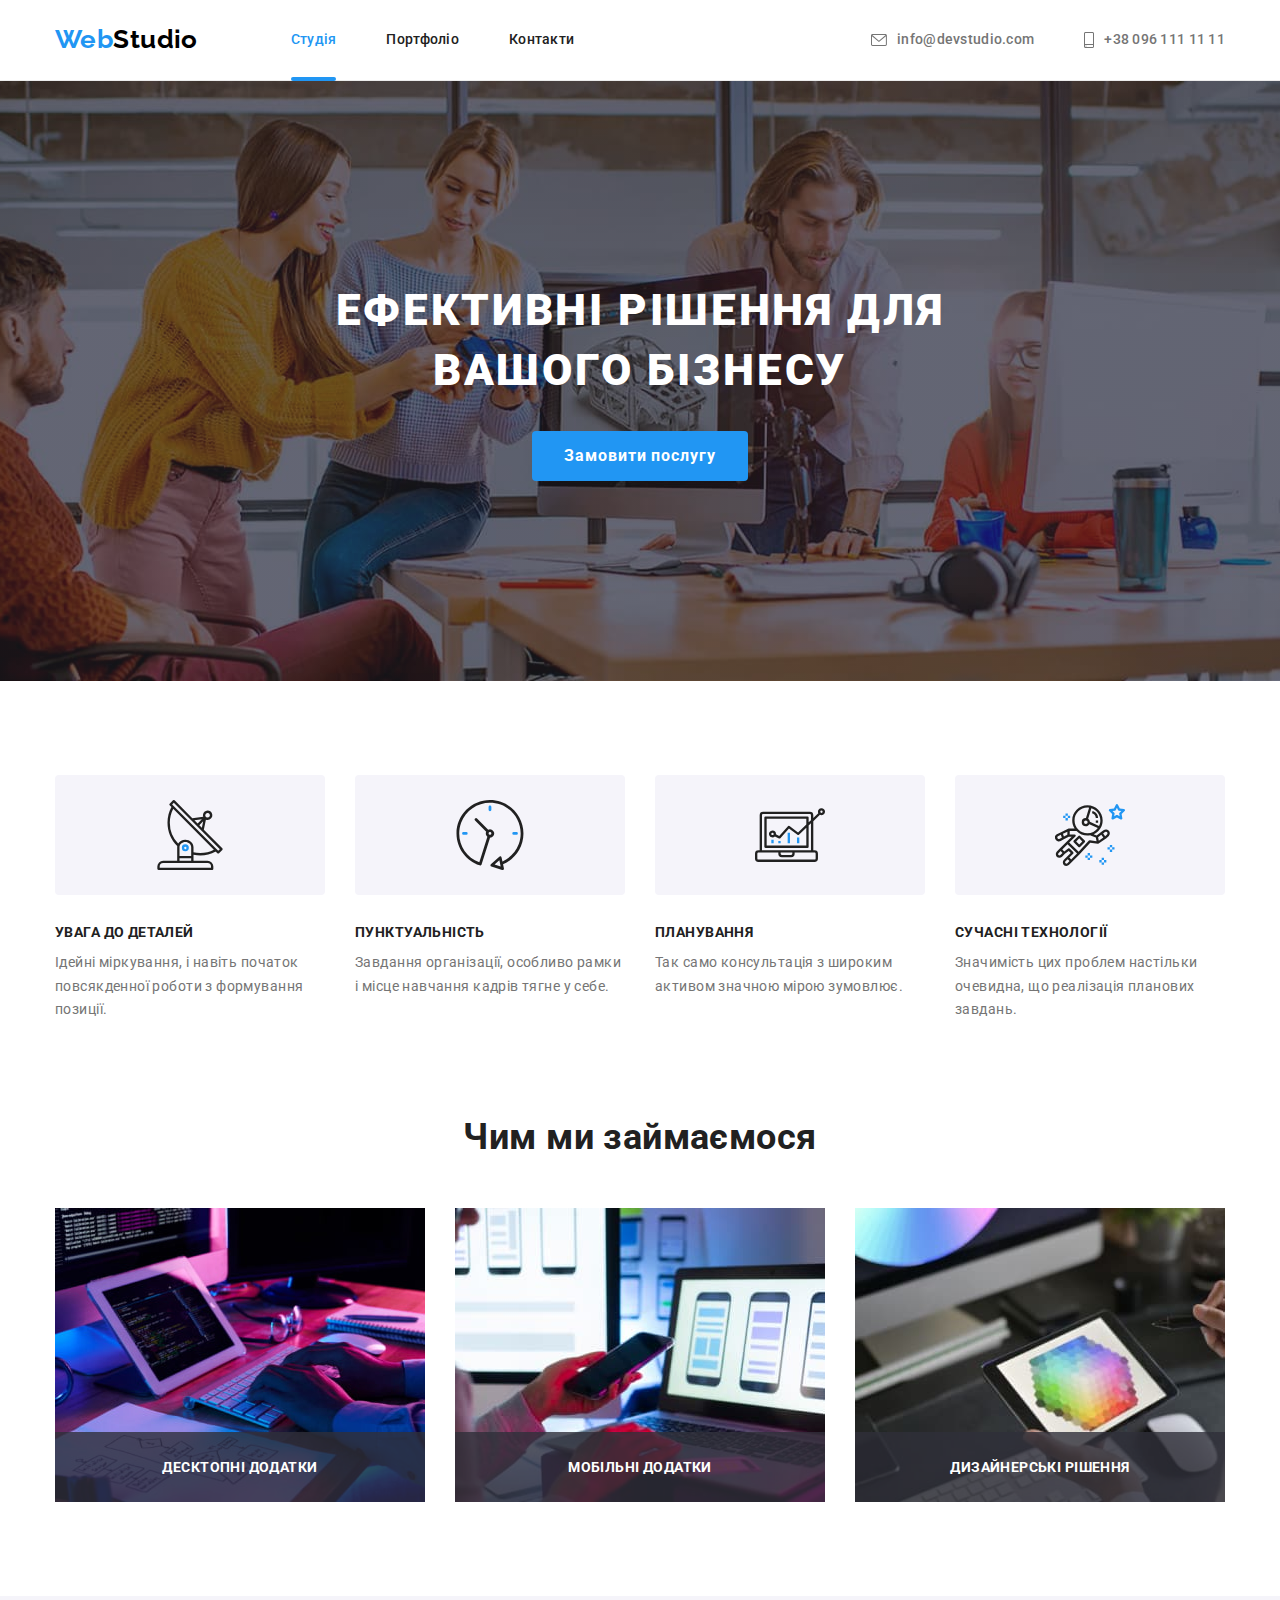
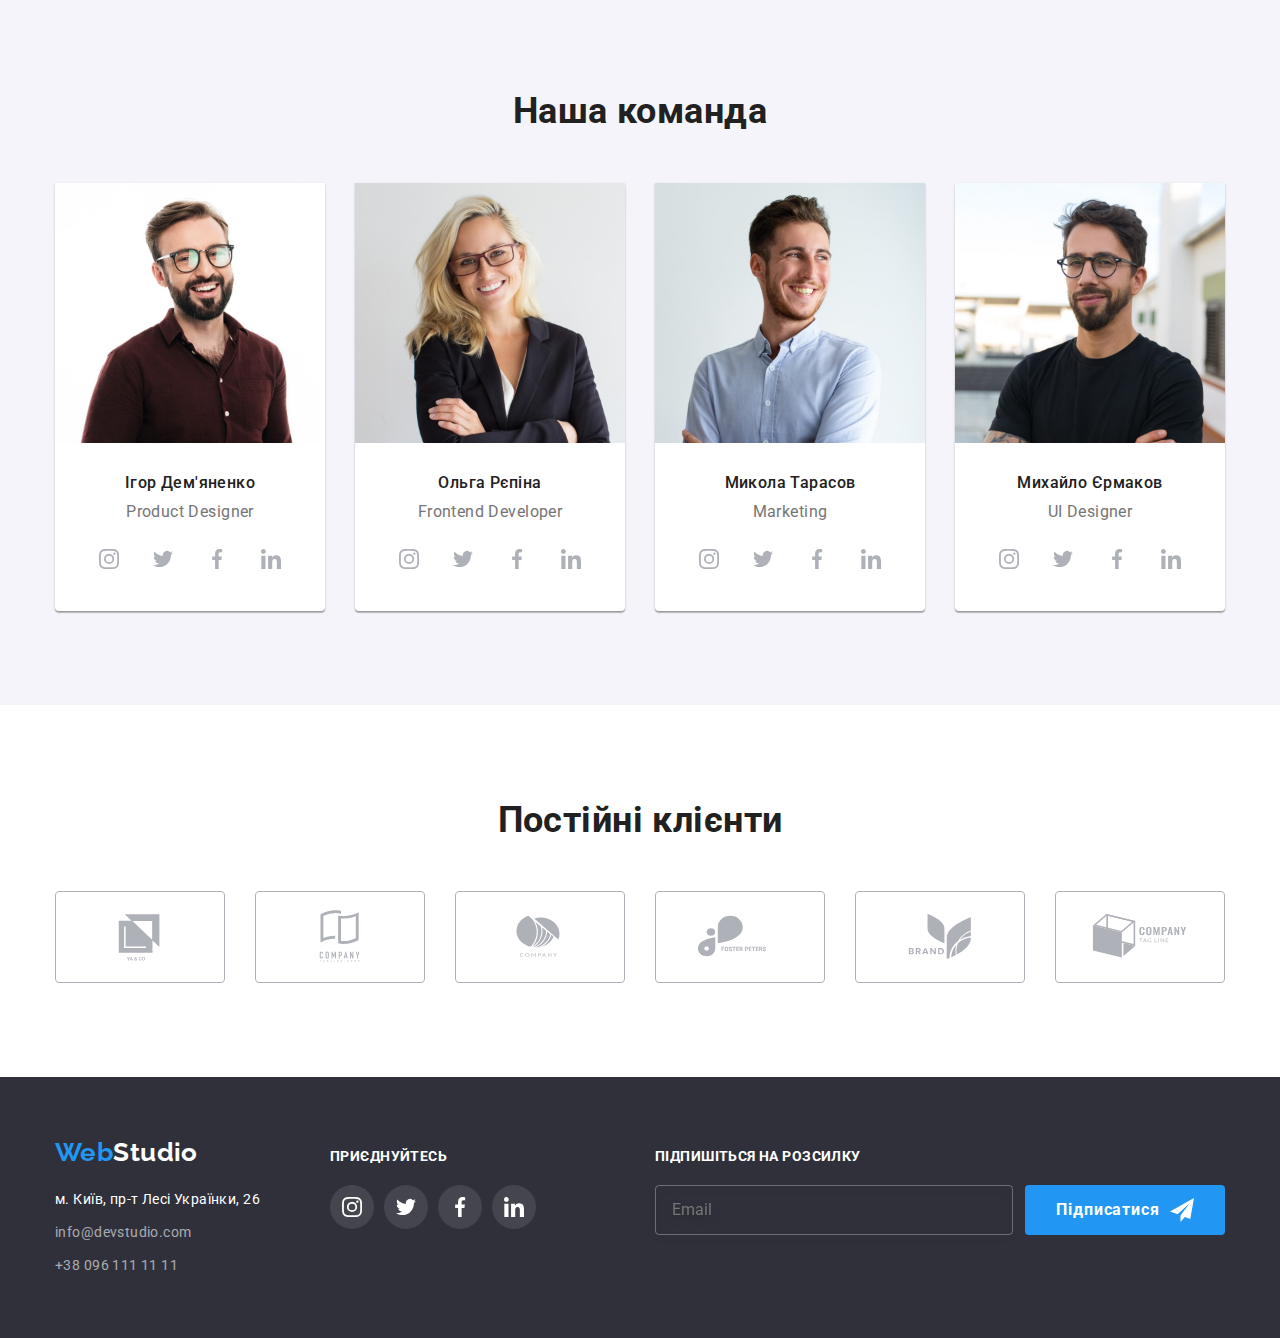
<file: index.html>
<!DOCTYPE html>
<html lang="uk">

<head>
    <meta charset="UTF-8">
    <meta http-equiv="X-UA-Compatible" content="IE=edge">
    <meta name="viewport" content="width=device-width, initial-scale=1.0">
    <title>Студія</title>
    <link rel="preconnect" href="https://fonts.googleapis.com">
    <link rel="preconnect" href="https://fonts.gstatic.com" crossorigin>
    <link href="https://fonts.googleapis.com/css2?family=Raleway:wght@700&family=Roboto:wght@400;500;700;900&display=swap"
        rel="stylesheet">
        <link rel="stylesheet" href="https://cdnjs.cloudflare.com/ajax/libs/modern-normalize/1.1.0/modern-normalize.min.css">

     <link rel="stylesheet" href="./css/main.min.css">   
    <link rel="stylesheet" href="./styles/styles.css">
</head>

<body>
    <header  class="header">
<div class="container header-container">
        <nav class="navigation">
            <a href="./index.html" class="logo header__logo"><span class="logo__decoration">Web</span>Studio</a>
            <ul class="list navigation__list">
                <li class="navigation__item"> <a href="./index.html" class="navigation__link navigation__link--current  link "> Студія </a></li>
                <li class="navigation__item"> <a href="./portfolio.html" class="navigation__link link"> Портфоліо </a></li>
                <li class="navigation__item"> <a href="" class="navigation__link link"> Контакти </a></li>
                
            </ul>

        </nav>
        <ul class="contacts__list list">
            <li class="contacts__item"><a href="mailto:info@devstudio.com" class="contacts__link link">
                <svg class="contacts__icon" width="16" height="12">
                <use href="./images/icons.svg#icon-envelope">
                </use></svg> info@devstudio.com</a></li>
            <li class="contacts__item"><a href="tel:+380961111111" class="contacts__link link">
                <svg class="contacts__icon" width="10" height="16">
                <use href="./images/icons.svg#icon-smartphone">
                </use>
            </svg>+38 096 111 11 11</a></li>
        </ul>

</div>

    </header>
    <main>
<!-- секція хіроу -->
        <section class="hero">
            <div class="container">
            <h1 class="hero__title">Ефективні рішення для вашого бізнесу</h1>
            <button data-modal-open type="button" class="hero__btn btn"> Замовити послугу</button>
    </div>
        </section>
<!-- секція наші переваги -->
        <section class="benefits section">
            <div class="container">
            <!--Заголовок для індексатора та асистивних технологій, cховати в css-->
            <h2 class="visually-hidden">Наші переваги</h2>
            <ul class="benefits__list list ">
                <li class="benefits__item">
                    <div class="benefits__image"><svg class="benefits__icon" width="70" height="70"><use href="./images/icons.svg#icon-antenna-1"></use></svg></div>
                    <h3 class="benefits__title title">УВАГА ДО ДЕТАЛЕЙ</h3>
                    <p class="benefits__description">Ідейні міркування, і навіть початок повсякденної роботи з формування позиції.</p>

                </li>
                <li class="benefits__item">
                    <div class="benefits__image"><svg class="benefits__icon" width="70" height="70"><use href="./images/icons.svg#icon-clock-2"></use></svg></div>
                    <h3 class="benefits__title title">ПУНКТУАЛЬНІСТЬ</h3>
                    <p class="benefits__description">Завдання організації, особливо рамки і місце навчання кадрів тягне у себе.</p>

                </li>
                <li class="benefits__item">
                    <div class="benefits__image"><svg class="benefits__icon" width="70" height="70"><use href="./images/icons.svg#icon-diagram-3"></use></svg></div>
                    <h3 class="benefits__title title">ПЛАНУВАННЯ</h3>
                    <p class="benefits__description">Так само консультація з широким активом значною мірою зумовлює.</p>

                </li>
                <li class="benefits__item">
                    <div class="benefits__image"><svg class="benefits__icon" width="70" height="70"><use href="./images/icons.svg#icon-astronaut-4"></use></svg></div>
                    <h3 class="benefits__title title">СУЧАСНІ ТЕХНОЛОГІЇ</h3>
                    <p class="benefits__description">Значимість цих проблем настільки очевидна, що реалізація планових завдань.</p>

                </li>
            </ul>
            </div>
        </section>
<!-- секція чим ми займаємось -->
        <section class="directions section">
            <div class="container">
            <h2 class="directions__title title">Чим ми займаємося</h2>
            <ul class="directions__list list">
                <li class="directions__item"> <img src=".//images/box1_sq.jpg" alt="Монітор комп'ютера, екран планшета та клавіатура" width="370"
                        height="294">
                    <!-- <div class="studio-prj-thumb"> -->
                        <p class="directions__name">Десктопні додатки</p>
                        <!-- <div> -->
                        </li>
                <li class="directions__item"> <img src="./images/box2_sq.jpg" alt="Мобільний телефон біля ноутбуку з макетом мобільного додатку"
                        width="370" height="294">
                        <!-- <div class="studio-prj-thumb"> -->
                            <p class="directions__name">Мобільні додатки</p>
                            <!-- <div> -->
                            </li>
                <li class="directions__item"> <img src="./images/box3_sq.jpg" alt="Пантон на екрані планшета" width="370" height="294">
                <!-- <div class="studio-prj-thumb"> -->
                    <p class="directions__name">Дизайнерські рішення</p>
                    <!-- <div> -->
                    </li>
            </ul>
</div>
        </section>
<!-- секція наша команда -->
        <section class="team section">
            <div class="container">
            <h2 class="team__title title">Наша команда</h2>
    <ul class="list team__list">
        <li class="team__item">
         <img src="./images/ihor1_sq.jpg" alt="фото" width="270" height="260">
<div class="team__description">
     <h3 class="team__name title">Ігор Дем'яненко</h3>
     <p class="team__position"> Product Designer</p>
   
     <ul class="list socials"><li>
       <a class="socials__link link"
       href=""
       target="_blank"
       rel="nofollow noopener noreferrer"
       aria-label="Instagram icon"> <svg class="icon-instagram socials__icon" width="20" height="20">
        <use href="./images/icons.svg#icon-instagram-1"></use></svg></a></li>
     <li><a class="socials__link link"
       href=""
       target="_blank"
       rel="nofollow noopener noreferrer"
       aria-label="Twitter icon"><svg class="icon-twitter socials__icon" width="20" height="20">
        <use href="./images/icons.svg#icon-twitter-2"></use></svg></a></li>
     <li><a class="socials__link link"
        href=""
       target="_blank"
       rel="nofollow noopener noreferrer"
       aria-label="Facebook icon"><svg class="icon-facebook socials__icon" width="20" height="20">
            <use href="./images/icons.svg#icon-facebook-3"></use>
        </svg></a></li>
     <li><a class="socials__link link"
        href=""
       target="_blank"
       rel="nofollow noopener noreferrer"
       aria-label="Linkedin icon"><svg class="icon-facebook socials__icon" width="20" height="20">
            <use href="./images/icons.svg#icon-linkedin-4"></use>
        </svg></a></li></ul>
</div>
     </li>
     <li class="team__item">
         <img src="./images/olha2_sq.jpg" alt="фото" width="270" height="260">
            <div class="team__description">
            <h3 class="team__name title">Ольга Рєпіна</h3>
        <p class="team__position">Frontend Developer</p>
    <ul class="list socials">
        <li>
            <a class="socials__link link" href="" target="_blank" rel="nofollow noopener noreferrer"
                aria-label="Instagram icon"> <svg class="icon-instagram socials__icon" width="20" height="20">
                    <use href="./images/icons.svg#icon-instagram-1"></use>
                </svg></a>
        </li>
        <li><a class="socials__link link" href="" target="_blank" rel="nofollow noopener noreferrer"
                aria-label="Twitter icon"><svg class="icon-twitter socials__icon" width="20" height="20">
                    <use href="./images/icons.svg#icon-twitter-2"></use>
                </svg></a></li>
        <li><a class="socials__link link" href="" target="_blank" rel="nofollow noopener noreferrer"
                aria-label="Facebook icon"><svg class="icon-facebook socials__icon" width="20" height="20">
                    <use href="./images/icons.svg#icon-facebook-3"></use>
                </svg></a></li>
        <li><a class="socials__link link" href="" target="_blank" rel="nofollow noopener noreferrer"
                aria-label="Linkedin icon"><svg class="icon-facebook socials__icon" width="20" height="20">
                    <use href="./images/icons.svg#icon-linkedin-4"></use>
                </svg></a></li>
    </ul>
        </div>
    </li>
    <li class="team__item">
    <img src="./images/mykola3_sq.jpg" alt="фото" width="270" height="260">
    <div class="team__description"> <h3 class="team__name title">Микола Тарасов</h3>
    <p class="team__position">Marketing</p>
    <ul class="list socials">
        <li>
            <a class="socials__link link" href="" target="_blank" rel="nofollow noopener noreferrer"
                aria-label="Instagram icon"> <svg class="icon-instagram socials__icon" width="20" height="20">
                    <use href="./images/icons.svg#icon-instagram-1"></use>
                </svg></a>
        </li>
        <li><a class="socials__link link" href="" target="_blank" rel="nofollow noopener noreferrer"
                aria-label="Twitter icon"><svg class="icon-twitter socials__icon" width="20" height="20">
                    <use href="./images/icons.svg#icon-twitter-2"></use>
                </svg></a></li>
        <li><a class="socials__link link" href="" target="_blank" rel="nofollow noopener noreferrer"
                aria-label="Facebook icon"><svg class="icon-facebook socials__icon" width="20" height="20">
                    <use href="./images/icons.svg#icon-facebook-3"></use>
                </svg></a></li>
        <li><a class="socials__link link" href="" target="_blank" rel="nofollow noopener noreferrer"
                aria-label="Linkedin icon"><svg class="icon-facebook socials__icon" width="20" height="20">
                    <use href="./images/icons.svg#icon-linkedin-4"></use>
                </svg></a></li>
    </ul>
         </div>
     </li>
    <li class="team__item">
         <img src="./images/myhailo4_sq.jpg" alt="фото" width="270" height="260">
         <div class="team__description"><h3 class="team__name title">Михайло Єрмаков</h3>
         <p class="team__position">UI Designer</p>
    <ul class="list socials">
        <li>
            <a class="socials__link link" href="" target="_blank" rel="nofollow noopener noreferrer"
                aria-label="Instagram icon"> <svg class="socials__icon" width="20" height="20">
                    <use href="./images/icons.svg#icon-instagram-1"></use>
                </svg></a>
        </li>
        <li><a class="socials__link link" href="" target="_blank" rel="nofollow noopener noreferrer"
                aria-label="Twitter icon"><svg class="socials__icon" width="20" height="20">
                    <use href="./images/icons.svg#icon-twitter-2"></use>
                </svg></a></li>
        <li><a class="socials__link link" href="" target="_blank" rel="nofollow noopener noreferrer"
                aria-label="Facebook icon"><svg class="socials__icon" width="20" height="20">
                    <use href="./images/icons.svg#icon-facebook-3"></use>
                </svg></a></li>
        <li><a class="socials__link link" href="" target="_blank" rel="nofollow noopener noreferrer"
                aria-label="Linkedin icon"><svg class="socials__icon" width="20" height="20">
                    <use href="./images/icons.svg#icon-linkedin-4"></use>
                </svg></a></li>
    </ul>
    </div>
                </li>
            </ul>
</div>
        </section>
        <!-- Секція наші клієнти -->
        <section class="section">
            <div class="container">
            <h2 class="clients-title">Постійні клієнти</h2>
            <ul class="list clients-list">
                <li class="clients-item"><a class="clients-link link" href="" target="_blank" rel="nofollow noopener noreferrer" aria-label="Client icon"><svg
                        class="client-icon" width="106" height="60">
                        <use href="./images/icons.svg#icon-Logo1"></use>
                    </svg></a></li>
                <li class="clients-item"><a class="clients-link link" href="" target="_blank" rel="nofollow noopener noreferrer" aria-label="Client icon"><svg
                        class="client-icon" width="106" height="60">
                        <use href="./images/icons.svg#icon-Logo2"></use>
                    </svg></a></li>
                <li class="clients-item"><a class="clients-link link" href="" target="_blank" rel="nofollow noopener noreferrer" aria-label="Client icon"><svg
                        class="client-icon" width="106" height="60">
                        <use href="./images/icons.svg#icon-Logo3"></use>
                    </svg></a></li>
                <li class="clients-item"><a class="clients-link link" href="" target="_blank" rel="nofollow noopener noreferrer" aria-label="Client icon"><svg
                        class="client-icon" width="106" height="60">
                        <use href="./images/icons.svg#icon-Logo4"></use>
                    </svg></a></li>
                <li class="clients-item"><a class="clients-link link" href="" target="_blank" rel="nofollow noopener noreferrer" aria-label="Client icon"><svg
                        class="client-icon" width="106" height="60">
                        <use href="./images/icons.svg#icon-Logo5"></use>
                    </svg></a></li>
                <li class="clients-item"><a class="clients-link link" href="" target="_blank" rel="nofollow noopener noreferrer" aria-label="Client icon"><svg
                        class="client-icon" width="106" height="60">
                        <use href="./images/icons.svg#icon-Logo6"></use>
                    </svg></a></li>
            </ul>
            </div>
        </section>
    </main>
    <footer class="footer ">
        <div class="container footer-container">
            <div class="footer-contacts-container">
            <div>
        <a href="./index.html" class=" logo footer__logo"><span class="logo__decoration"> Web</span><span class="footer__logo--inverse">Studio</span> </a>
        <address class="address-list">
            <ul class="list footer-list">
                <li class="address-item"><a href="" class="link address-link"> м. Київ, пр-т Лесі Українки, 26</a></li>
                <li class="address-item"><a href="mailto:info@devstudio.com" class="link address-link address-contacts">info@devstudio.com</a></li>
                <li class="address-item"><a href="tel:+380961111111" class="link address-link address-contacts">+38 096 111 11 11</a></li>
            </ul>

        </address>
        </div>
        
<div>
    <p class="footer__text">приєднуйтесь</p>
    <ul class="list socials">
        <li>
            <a class="socials__link socials__link-footer link" href="" target="_blank" rel="nofollow noopener noreferrer"
                aria-label="Instagram icon"> <svg class="icon-instagram socials__icon" width="20" height="20">
                    <use href="./images/icons.svg#icon-instagram-1"></use>
                </svg></a>
        </li>
        <li><a class="socials__link socials__link-footer link" href="" target="_blank" rel="nofollow noopener noreferrer"
                aria-label="Twitter icon"><svg class="icon-twitter socials__icon" width="20" height="20">
                    <use href="./images/icons.svg#icon-twitter-2"></use>
                </svg></a></li>
        <li><a class="socials__link socials__link-footer link" href="" target="_blank" rel="nofollow noopener noreferrer"
                aria-label="Facebook icon"><svg class="icon-facebook socials__icon" width="20" height="20">
                    <use href="./images/icons.svg#icon-facebook-3"></use>
                </svg></a></li>
        <li><a class="socials__link socials__link-footer link" href="" target="_blank" rel="nofollow noopener noreferrer"
                aria-label="Linkedin icon"><svg class="icon-facebook socials__icon" width="20" height="20">
                    <use href="./images/icons.svg#icon-linkedin-4"></use>
                </svg></a></li>
    </ul>
    </div>
    </div>
    <div class="footer-subscribe-container">
        <strong class="subscribe__text">Підпишіться на розсилку</strong>
        <form class="subscribe__form" name="subscribe">
    
            <input class="subscribe__field" type="email" name="footer-email" id="footer-email" placeholder="Email" required>
            <button type="submit" class="subscribe__btn">
                Підписатися
                <svg width="24" height="24"><use href="./images/icons.svg#icon-tg"></use></svg>
            </button>
        </form>
    </div>
</div>

    </footer>
    <!-- modal -->
    <div data-modal class="backdrop is-hidden">
        <div class="modal">
            <button data-modal-close type="button" class="close-btn"><svg  class="close-icon" width="18" height="18"><use href="./images/icons.svg#close-btn"></use></svg></button>
        <p class="modal-title">Залиште свої дані, ми вам передзвонимо</p>
        <form  class="form-group">
            <label class="form-label" for="user-name"> <span class="label-text">Ім'я</span>
       
               
                <input class="form-field" type="text" name="name" id="user-name" required minlength="2">
    <svg class="form-icon" width="18" height="18">
        <use href="./images/icons.svg#icon-modal-person"></use>
    </svg>
            
    </label>


    <label class="form-label" for="user-tel"><span class="label-text"> Телефон</span>
    
        
            <input class="form-field" type="tel" name="phone" id="user-tel" required minlength="12" maxlength="12">
<svg class="form-icon" width="18" height="18">
            <use href="./images/icons.svg#icon-modal-phone"></use>
        </svg>
       
    </label>


    <label class="form-label" for="user-mail"><span class="label-text">Пошта</span>
        
       
            <input class="form-field" type="email" name="mail" id="user-mail" required>
    <svg class="form-icon" width="18" height="18">
        <use href="./images/icons.svg#icon-modal-email"></use>
    </svg>
        
    </label>

     
    <label class="form-label comment-label" for="user-comment"><span class="label-text">Коментар</span>
        <textarea  class="comment-area" name="comment" id="user-comment"  rows="5" placeholder="Введіть текст"></textarea> 
</label>

    <label class="checkbox-label" for="policy">
        <input class="checkbox" type="checkbox" name="policy" id="policy">
        <span class="checkbox-icon"><svg width="16" height="15">
                <use href="./images/icons.svg#vector"></use>
            </svg></span>
       <span class="poilicy-text">Погоджуюся з розсилкою та приймаю &#160;</span><a href="" class="link policy-link">Умови договору</a>
    </label>
    
<button type="submit"  class="submit-btn">Відправити</button>
        </form>
        </div>
    </div>
    <script src="./modal.js"></script>
</body>


</html>
</file>
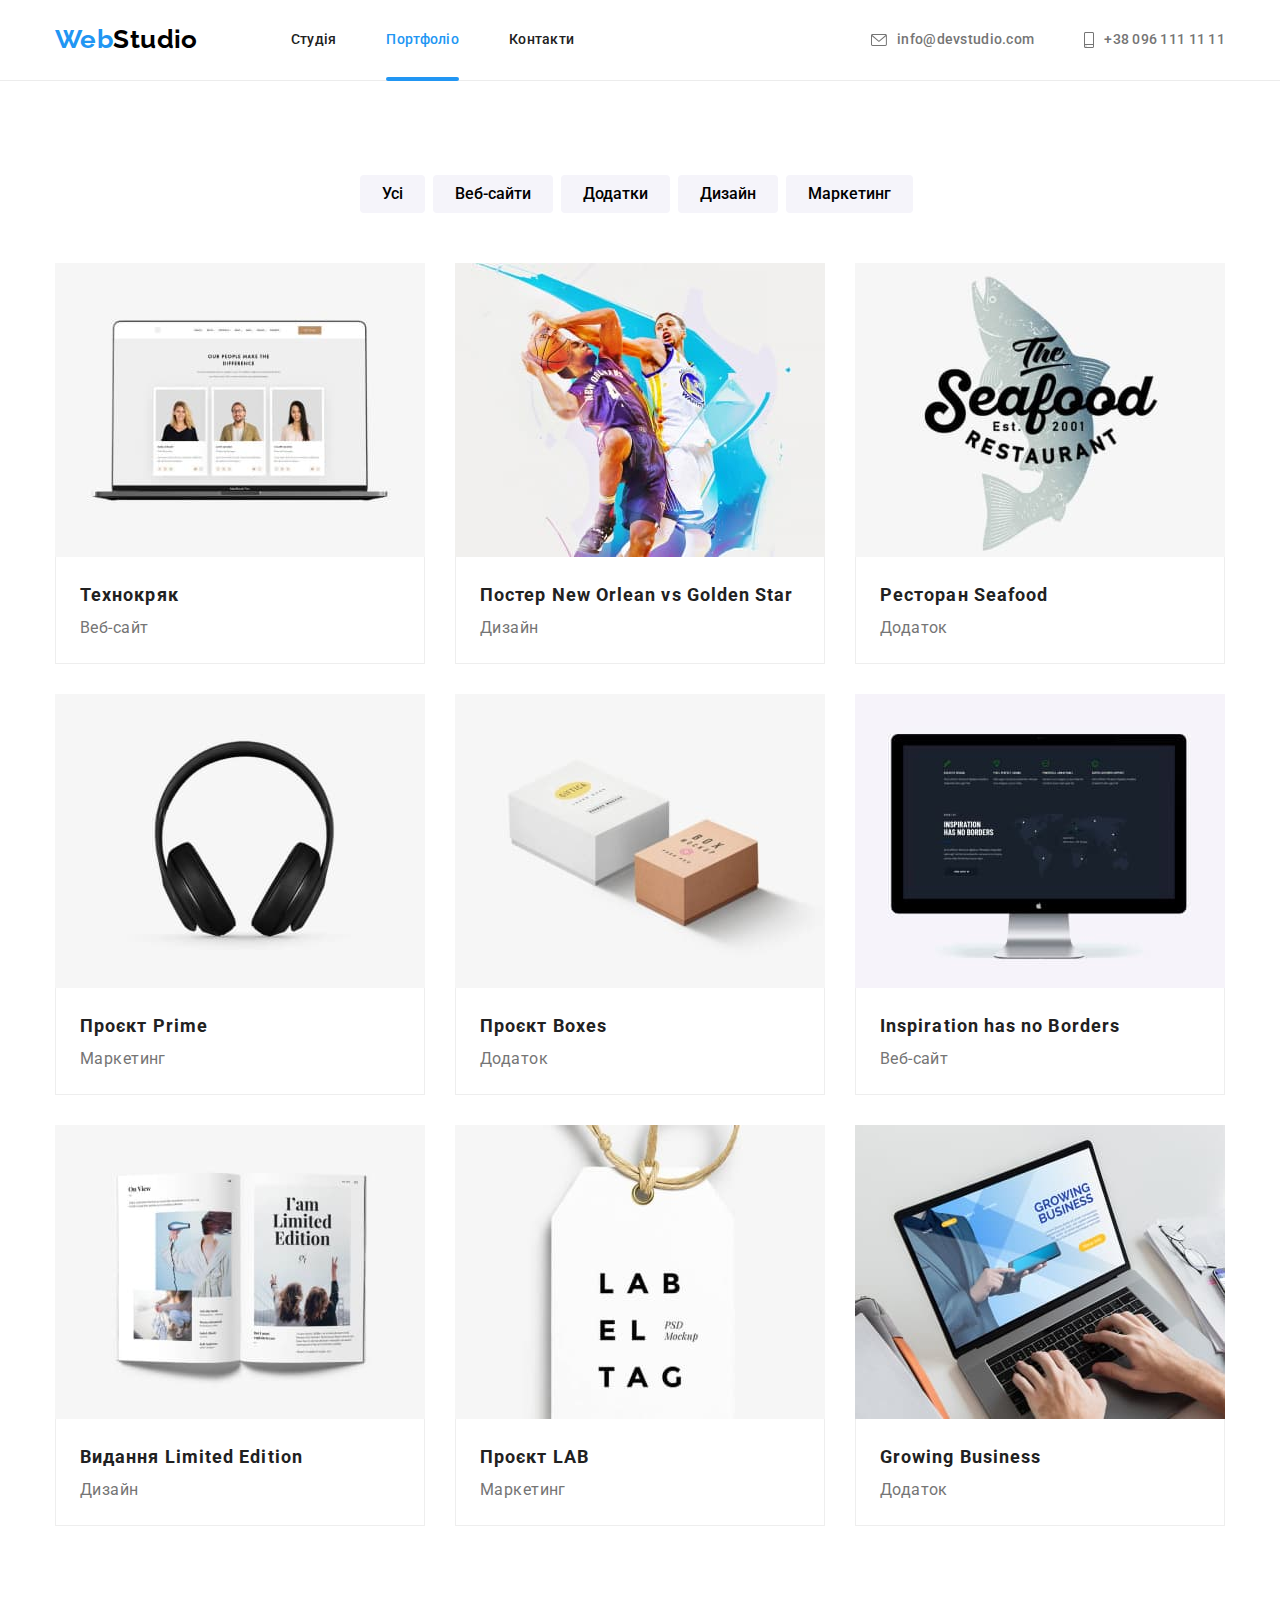
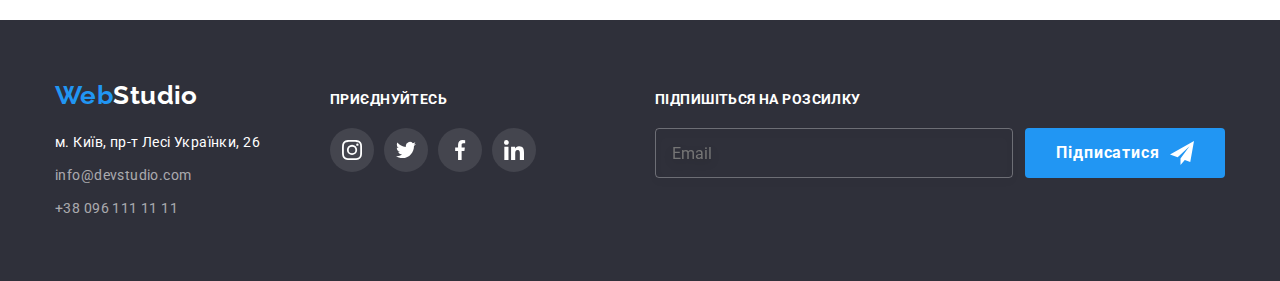
<file: portfolio.html>
<!DOCTYPE html>
<html lang="uk">
<head>
    <meta charset="UTF-8">
    <meta http-equiv="X-UA-Compatible" content="IE=edge">
    <meta name="viewport" content="width=device-width, initial-scale=1.0">
    <title>Портфоліо</title>
    <link rel="preconnect" href="https://fonts.googleapis.com">
    <link rel="preconnect" href="https://fonts.gstatic.com" crossorigin>
    <link href="https://fonts.googleapis.com/css2?family=Raleway:wght@700&family=Roboto:wght@400;500;700;900&display=swap"
        rel="stylesheet">
    <link rel="stylesheet" href="https://cdnjs.cloudflare.com/ajax/libs/modern-normalize/1.1.0/modern-normalize.min.css">  
    
    <link rel="stylesheet" href="./css/main.min.css">
    <link rel="stylesheet" href="./styles/styles.css">
</head>
<body>
<header class="header">
    <div class="container header-container">
        <nav class="navigation">
            <a href="./index.html" class="logo header__logo"><span class="logo__decoration">Web</span>Studio</a>
            <ul class="list navigation__list">
                <li class="navigation__item"> <a href="./index.html" class=" navigation__link link "> Студія </a></li>
                <li class="navigation__item"> <a href="./portfolio.html" class="navigation__link link navigation__link--current"> Портфоліо </a></li>
                <li class="navigation__item"> <a href="" class="navigation__link link"> Контакти </a></li>

            </ul>

        </nav>
        <ul class="contacts__list list">
            <li class="contacts__item"><a href="mailto:info@devstudio.com" class="contacts__link link">
                    <svg class="contacts__icon" width="16" height="12">
                        <use href="./images/icons.svg#icon-envelope">
                        </use>
                    </svg> info@devstudio.com</a></li>
            <li class="contacts__item"><a href="tel:+380961111111" class="contacts__link link">
                    <svg class="contacts__icon" width="10" height="16">
                        <use href="./images/icons.svg#icon-smartphone">
                        </use>
                    </svg>+38 096 111 11 11</a></li>
        </ul>

    </div>

</header>

    <main>
        <section class="section">
            <div class="container">
<!--Заголовок для індексатора та асистивних технологій, cховати в css-->
            <h1 class="visually-hidden">Наші проекти</h1>
<ul class="list buttons-list">
    <li class="buttons-item"><button type="button" class="portfolio__btn btn">Усі</button></li>
    <li class="buttons-item"><button type="button" class="portfolio__btn btn">Веб-сайти</button></li>
    <li class="buttons-item"><button type="button" class="portfolio__btn btn">Додатки</button></li>
    <li class="buttons-item"><button type="button" class="portfolio__btn btn">Дизайн</button></li>
    <li class="buttons-item"><button type="button" class="portfolio__btn btn">Маркетинг</button></li>
</ul>

<ul class="list portfolio__list">
<li class="portfolio__item"><a href="" class="link portfolio__link">
        <div class="portfolio__thumb">
        
        <img src="./images/portf_page/portf_img_1.jpg" alt="Портретні фото людей з описом на екрані ноутбука" width="370" height="294">
    <div class="portfolio__overlay">
    <p class="portfolio__description">Ресурс пропонує комплексні пропозиції
        з різним рівнем функціоналу та сервісів. Все це дозволить відвідувачу
        отримати вичерпні відомості про компанію чи приватну особу.</p>
    </div>
    </div>
        <div class="portfolio__name">
         <h3 class="portfolio__title title">Технокряк</h3>
        <p class="portfolio__text">Веб-сайт</p></div> 
        </a></li>
    <li class="portfolio__item"><a href="" class="link portfolio__link">
        <div class="portfolio__thumb">
        <img src="./images/portf_page/portf_img_2.jpg"
         alt="Два баскетболісти з різних команд в момент гри" width="370" height="294">
         <div class="portfolio__overlay">
        <p class="portfolio__description">Ресурс пропонує комплексні пропозиції з різним рівнем функціоналу та сервісів. Все це
            дозволить відвідувачу отримати вичерпні відомості про компанію чи приватну особу.</p>
        </div></div> 
        <div class="portfolio__name">
        <h3 class="portfolio__title title">Постер New Orlean vs Golden Star</h3>
        <p class="portfolio__text">Дизайн</p>
        </div></a></li>
    <li class="portfolio__item">
                <a href="" class="link portfolio__link">
                    <div class="portfolio__thumb">
            <img src="./images/portf_page/portf_img_3.jpg" alt="Логотип рибного ресторану" width="370" height="294">
        <div class="portfolio__overlay">
            <p class="portfolio__description">Ресурс пропонує комплексні пропозиції з
        різним рівнем функціоналу та сервісів. Все це дозволить відвідувачу отримати
        вичерпні відомості про компанію чи приватну особу.</p>
        </div>
        </div>
            <div class="portfolio__name"> 
        <h3 class="portfolio__title title">Ресторан Seafood</h3>
        <p class="portfolio__text">Додаток</p>
       </div> </a></li>
    <li class="portfolio__item"><a href="" class="link portfolio__link">
        <div class="portfolio__thumb">
        <img src="./images/portf_page/portf_img_4.jpg" alt="Чорні навушники" 
        width="370" height="294">
        <div class="portfolio__overlay">
        <p class="portfolio__description">Ресурс пропонує комплексні пропозиції
            з різним рівнем функціоналу та сервісів. Все це дозволить відвідувачу
            отримати вичерпні відомості про компанію чи приватну особу.</p></div></div>
       <div class="portfolio__name"> 
        <h3 class="portfolio__title title">Проєкт Prime</h3>
        <p class="portfolio__text">Маркетинг</p></div> 
                    </a></li>
    <li class="portfolio__item"><a href="" class="link portfolio__link">
        <div class="portfolio__thumb">
        <img src="./images/portf_page/portf_img_5.jpg" alt="Дві коробки" 
        width="370" height="294">
        <div class="portfolio__overlay">
        <p class="portfolio__description">Ресурс пропонує комплексні пропозиції з різним рівнем функціоналу та сервісів.
            Все це дозволить відвідувачу отримати вичерпні відомості про компанію чи приватну особу.</p>
        </div>
        </div>
       <div class="portfolio__name">
         <h3 class="portfolio__title title">Проєкт Boxes</h3>
        <p class="portfolio__text">Додаток</p></div> 
             </a></li>
    <li class="portfolio__item"><a href="" class="link portfolio__link">
        <div class="portfolio__thumb">
        <img src="./images/portf_page/portf_img_6.jpg" alt="Монітор з мапою" width="370" height="294">
        <div class="portfolio__overlay"><p class="portfolio__description">Ресурс пропонує комплексні пропозиції з різним рівнем функціоналу та сервісів.
            Все це дозволить відвідувачу отримати вичерпні відомості про компанію чи приватну особу.</p>
        </div>
        </div>
       <div class="portfolio__name"> <h3 class="portfolio__title title">Inspiration has no Borders</h3>
        <p class="portfolio__text">Веб-сайт</p></div> 
             </a></li>
    <li class="portfolio__item"><a href="" class="link portfolio__link">
        <div class="portfolio__thumb">
        <img src="./images/portf_page/portf_img_7.jpg" alt="Розкритий журнал" width="370" height="294">
        <div class="portfolio__overlay">
        <p class="portfolio__description">Ресурс пропонує комплексні пропозиції з різним рівнем функціоналу та сервісів.
            Все це дозволить відвідувачу отримати вичерпні відомості про компанію чи приватну особу.</p>
        </div></div>
<div class="portfolio__name"><h3 class="portfolio__title title">Видання Limited Edition</h3>
        <p class="portfolio__text">Дизайн</p></div>
                 </a></li>
    <li class="portfolio__item"><a href="" class="link portfolio__link">
        <div class="portfolio__thumb">
        <img src="./images/portf_page/portf_img_8.jpg" alt="Бірка" width="370" height="294">
        <div class="portfolio__overlay">
        <p class="portfolio__description">Ресурс пропонує комплексні пропозиції з різним рівнем функціоналу та сервісів.
            Все це дозволить відвідувачу отримати вичерпні відомості про компанію чи приватну особу.</p>
        </div>
        </div>
       <div class="portfolio__name"> <h3 class="portfolio__title title">Проєкт LAB</h3>
        <p class="portfolio__text">Маркетинг</p></div> 
            </a></li>
    <li class="portfolio__item"><a href="" class="link portfolio__link">
        <div class="portfolio__thumb">
        <img src="./images/portf_page/portf_img_9.jpg" alt="Ноутбук за яким працюють" width="370" height="294">
        <div class="portfolio__overlay">
        <p class="portfolio__description">Ресурс пропонує комплексні пропозиції з різним рівнем функціоналу та сервісів.
            Все це дозволить відвідувачу отримати вичерпні відомості про компанію чи приватну особу.</p>
        </div>
        </div>
      <div class="portfolio__name">  <h3 class="portfolio__title title">Growing Business</h3>
        <p class="portfolio__text">Додаток</p></div> 
           
            </a></li>
</ul>
</div>
        </section>
    </main>

    <footer class="footer ">
        <div class="container footer-container">
            <div class="footer-contacts-container">
                <div>
                    <a href="./index.html" class=" logo footer__logo"><span class="logo__decoration"> Web</span><span
                            class="footer__logo--inverse">Studio</span> </a>
                    <address class="address-list">
                        <ul class="list footer-list">
                            <li class="address-item"><a href="" class="link address-link"> м. Київ, пр-т Лесі Українки,
                                    26</a></li>
                            <li class="address-item"><a href="mailto:info@devstudio.com"
                                    class="link address-link address-contacts">info@devstudio.com</a></li>
                            <li class="address-item"><a href="tel:+380961111111"
                                    class="link address-link address-contacts">+38 096 111 11 11</a></li>
                        </ul>
    
                    </address>
                </div>
    
                <div>
                    <p class="footer__text">приєднуйтесь</p>
                    <ul class="list socials">
                        <li>
                            <a class="socials__link socials__link-footer link" href="" target="_blank"
                                rel="nofollow noopener noreferrer" aria-label="Instagram icon"> <svg
                                    class="icon-instagram socials__icon" width="20" height="20">
                                    <use href="./images/icons.svg#icon-instagram-1"></use>
                                </svg></a>
                        </li>
                        <li><a class="socials__link socials__link-footer link" href="" target="_blank"
                                rel="nofollow noopener noreferrer" aria-label="Twitter icon"><svg
                                    class="icon-twitter socials__icon" width="20" height="20">
                                    <use href="./images/icons.svg#icon-twitter-2"></use>
                                </svg></a></li>
                        <li><a class="socials__link socials__link-footer link" href="" target="_blank"
                                rel="nofollow noopener noreferrer" aria-label="Facebook icon"><svg
                                    class="icon-facebook socials__icon" width="20" height="20">
                                    <use href="./images/icons.svg#icon-facebook-3"></use>
                                </svg></a></li>
                        <li><a class="socials__link socials__link-footer link" href="" target="_blank"
                                rel="nofollow noopener noreferrer" aria-label="Linkedin icon"><svg
                                    class="icon-facebook socials__icon" width="20" height="20">
                                    <use href="./images/icons.svg#icon-linkedin-4"></use>
                                </svg></a></li>
                    </ul>
                </div>
            </div>
            <div class="footer-subscribe-container">
                <strong class="subscribe__text">Підпишіться на розсилку</strong>
                <form class="subscribe__form" name="subscribe">
    
                    <input class="subscribe__field" type="email" name="footer-email" id="footer-email" placeholder="Email"
                        required>
                    <button type="submit" class="subscribe__btn">
                        Підписатися
                        <svg width="24" height="24">
                            <use href="./images/icons.svg#icon-tg"></use>
                        </svg>
                    </button>
                </form>
            </div>
        </div>
    
    </footer>


    
</body>
</html>
</file>
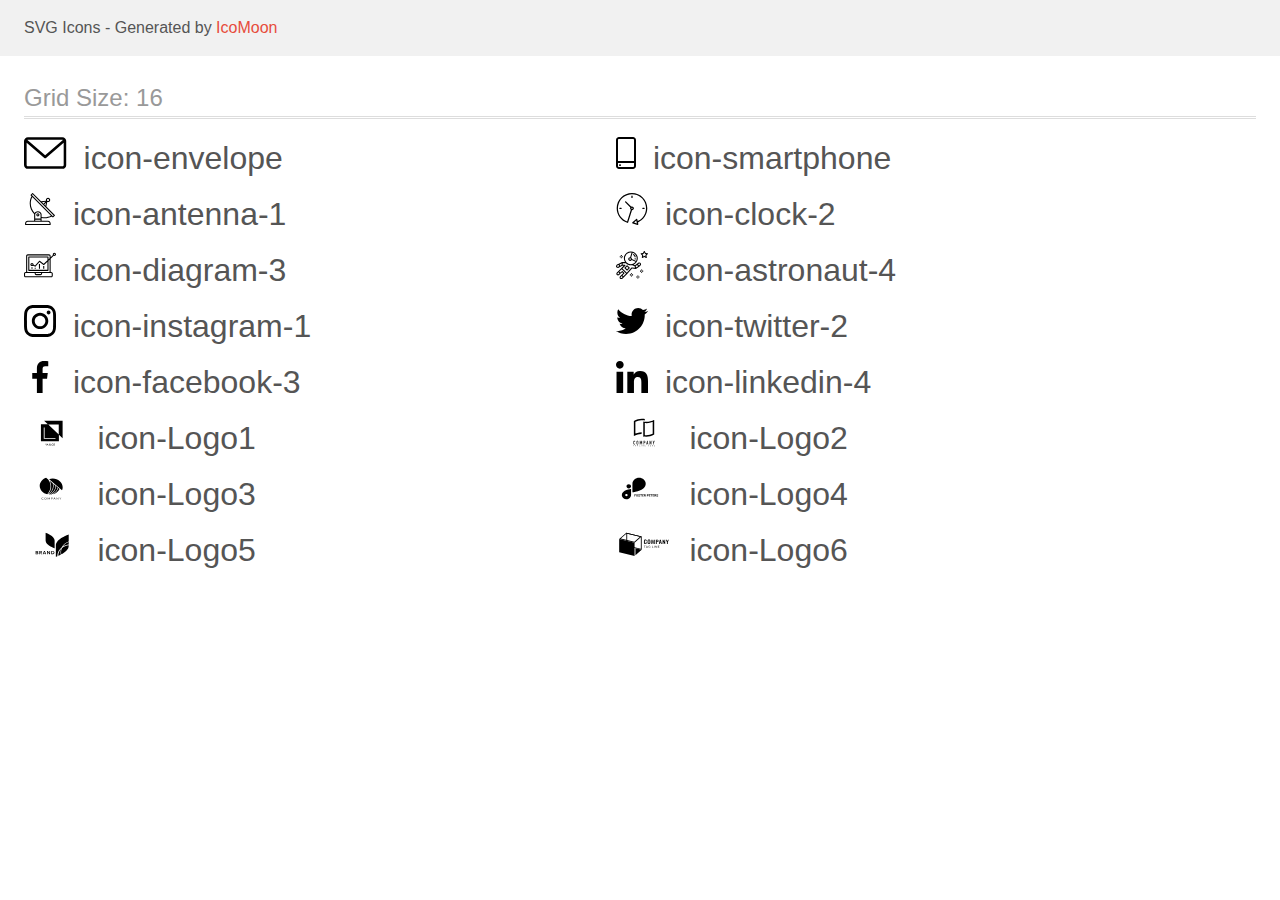
<file: images/icons/sprite/demo.html>
<!doctype html>
<html>
<head>
    <title>IcoMoon - SVG Icons</title>
    <meta charset="utf-8">
    <meta name="viewport" content="width=device-width, initial-scale=1">
    <link rel="stylesheet" href="demo-files/demo.css">
    <link rel="stylesheet" href="style.css">
</head>
<body>
<svg aria-hidden="true" style="position: absolute; width: 0; height: 0; overflow: hidden;" version="1.1" xmlns="http://www.w3.org/2000/svg" xmlns:xlink="http://www.w3.org/1999/xlink">
<defs>
<symbol id="icon-envelope" viewBox="0 0 43 32">
<path d="M38.667 0h-34.667c-2.205 0-4 1.795-4 4v24c0 2.205 1.795 4 4 4h34.667c2.205 0 4-1.795 4-4v-24c0-2.205-1.795-4-4-4zM38.667 2.667c0.181 0 0.355 0.037 0.512 0.104l-17.845 15.467-17.845-15.467c0.151-0.065 0.327-0.104 0.512-0.104h34.667zM38.667 29.333h-34.667c-0.736 0-1.333-0.597-1.333-1.333v0-22.413l17.792 15.421c0.233 0.203 0.539 0.327 0.875 0.327s0.642-0.124 0.876-0.328l-0.002 0.001 17.792-15.421v22.413c0 0.736-0.597 1.333-1.333 1.333v0z"></path>
</symbol>
<symbol id="icon-smartphone" viewBox="0 0 20 32">
<path d="M17 0h-14c-1.654 0-3 1.346-3 3v26c0 1.654 1.346 3 3 3h14c1.654 0 3-1.346 3-3v-26c0-1.654-1.346-3-3-3zM3 2h14c0.552 0 1 0.448 1 1v0 21h-16v-21c0-0.552 0.448-1 1-1v0zM17 30h-14c-0.552 0-1-0.448-1-1v0-3h16v3c0 0.552-0.448 1-1 1v0z"></path>
<path d="M4.708 27.478c0.18 0.163 0.293 0.399 0.293 0.66s-0.113 0.497-0.292 0.659l-0.001 0.001c-0.186 0.17-0.435 0.275-0.708 0.275s-0.522-0.104-0.709-0.275l0.001 0.001c-0.18-0.163-0.293-0.399-0.293-0.66s0.113-0.497 0.292-0.659l0.001-0.001c0.186-0.17 0.435-0.275 0.708-0.275s0.522 0.104 0.709 0.275l-0.001-0.001z"></path>
</symbol>
<symbol id="icon-antenna-1" viewBox="0 0 32 32">
<path d="M30.773 22.098l-8.443-8.505 0.937-4.616c0.225 0.090 0.485 0.144 0.758 0.146h0.007c0.008 0 0.017 0 0.026 0 1.192 0 2.159-0.967 2.159-2.159s-0.967-2.159-2.159-2.159c-1.192 0-2.159 0.967-2.159 2.159 0 0.259 0.046 0.508 0.13 0.739l-0.005-0.015-4.96 0.606-8.091-8.133c-0.096-0.098-0.229-0.159-0.376-0.16h-0c-0.14 0.001-0.274 0.057-0.373 0.155l-1.512 1.504c-0.096 0.097-0.156 0.23-0.156 0.377s0.060 0.281 0.156 0.377v0l0.814 0.825c-1.143 2.062-1.816 4.522-1.816 7.139 0 4.106 1.656 7.824 4.336 10.525l-0.001-0.001c0.043 0.041 0.092 0.074 0.146 0.097-0.032 0.164-0.051 0.353-0.052 0.546v6.188h-6.4c-1.472 0.001-2.666 1.194-2.667 2.666v1.067c0 0.295 0.239 0.534 0.534 0.534h24.534c0.294 0 0.533-0.239 0.533-0.534v-1.067c-0.002-1.472-1.195-2.665-2.666-2.666h-6.4v-2.742c1.003 0.21 2.024 0.317 3.049 0.32 2.58-0.003 5.005-0.663 7.117-1.822l-0.077 0.039 0.818 0.823c0.099 0.101 0.235 0.159 0.376 0.16 0.14-0.001 0.274-0.057 0.373-0.155l1.512-1.504c0.096-0.097 0.156-0.23 0.156-0.377s-0.060-0.281-0.156-0.377v0zM23.28 6.233c0.193-0.192 0.459-0.31 0.752-0.31 0.589 0 1.067 0.478 1.067 1.066s-0.477 1.066-1.067 1.066c-0 0-0 0-0 0h-0.004c-0.587-0.003-1.061-0.479-1.061-1.066 0-0.295 0.12-0.563 0.314-0.756l0-0h-0.002zM22.024 9.737l-0.598 2.946-1.175-1.183 1.774-1.763zM21.419 8.835l-1.92 1.909-1.486-1.493 3.406-0.416zM24.004 28.8c0.884 0 1.6 0.716 1.6 1.6v0 0.534h-23.466v-0.534c0-0.884 0.716-1.6 1.6-1.6v0h20.267zM16.538 26.666v1.067h-5.334v-1.067h5.334zM11.204 25.6v-4.053c0-1.294 1.196-2.346 2.667-2.346s2.667 1.053 2.667 2.346v4.053h-5.334zM17.604 23.904v-2.357c0-1.882-1.675-3.413-3.733-3.413-0.017-0-0.038-0-0.058-0-1.353 0-2.54 0.707-3.213 1.771l-0.009 0.016c-2.36-2.482-3.812-5.846-3.812-9.55 0-2.314 0.567-4.496 1.569-6.414l-0.036 0.077 18.602 18.709c-1.823 0.947-3.979 1.502-6.266 1.502-1.079 0-2.128-0.124-3.136-0.357l0.093 0.018zM28.893 23.22l-21.057-21.181 0.754-0.752 7.935 7.98c0.004 0 0.006 0.007 0.010 0.010l13.114 13.191-0.757 0.752z"></path>
<path d="M13.876 20.267h-0.005c-0.001 0-0.002 0-0.002 0-0.884 0-1.6 0.716-1.6 1.6s0.715 1.599 1.597 1.6h0.005c0.001 0 0.001 0 0.002 0 0.884 0 1.6-0.716 1.6-1.6s-0.715-1.599-1.598-1.6h-0zM14.249 22.245c-0.096 0.096-0.229 0.155-0.376 0.155-0.295 0-0.534-0.239-0.534-0.534s0.238-0.533 0.532-0.533h0c0.293 0.001 0.531 0.239 0.531 0.533 0 0.148-0.060 0.282-0.157 0.378l-0 0h0.005z"></path>
</symbol>
<symbol id="icon-clock-2" viewBox="0 0 32 32">
<path d="M31.296 15.301c-0.001-8.452-6.855-15.303-15.308-15.301s-15.303 6.855-15.301 15.308c0.002 6.788 4.422 12.543 10.541 14.545l0.108 0.031c0.061 0.019 0.123 0.029 0.187 0.029 0.12 0 0.238-0.032 0.342-0.094 0.135-0.080 0.236-0.207 0.283-0.357l3.865-12.25c1.054-0.004 1.906-0.859 1.906-1.913 0-1.056-0.856-1.913-1.913-1.913-0.303 0-0.59 0.071-0.845 0.196l0.011-0.005-5.106-5.107c-0.114-0.11-0.271-0.179-0.443-0.179-0.352 0-0.638 0.286-0.638 0.638 0 0.172 0.068 0.328 0.179 0.443l-0-0 5.103 5.109c-0.121 0.241-0.191 0.525-0.191 0.826 0 0.602 0.283 1.137 0.723 1.48l0.004 0.003-3.682 11.673c-7.278-2.681-11.004-10.754-8.324-18.032s10.754-11.004 18.032-8.323c7.278 2.681 11.004 10.754 8.323 18.032-1.345 3.581-4.003 6.406-7.374 7.938l-0.088 0.036-0.398-1.874c-0.063-0.291-0.318-0.506-0.624-0.506-0.164 0-0.313 0.062-0.426 0.163l0.001-0.001-3.837 3.426c-0.132 0.117-0.214 0.287-0.214 0.477 0 0.283 0.185 0.524 0.441 0.606l0.005 0.001 4.899 1.563c0.058 0.020 0.126 0.031 0.196 0.031 0.352 0 0.637-0.285 0.637-0.637 0-0.047-0.005-0.093-0.015-0.138l0.001 0.004-0.391-1.839c5.528-2.374 9.329-7.772 9.329-14.057 0-0.011 0-0.023-0-0.034v0.002zM15.992 14.664c0.352 0 0.638 0.286 0.638 0.638s-0.285 0.638-0.638 0.638v0c-0.352 0-0.638-0.286-0.638-0.638s0.286-0.638 0.638-0.638v0zM18.092 29.528l2.184-1.948 0.603 2.84-2.787-0.892z"></path>
<path d="M15.354 3.185v1.275c0 0.352 0.286 0.638 0.638 0.638s0.638-0.285 0.638-0.638v0-1.275c0-0.352-0.285-0.638-0.638-0.638s-0.638 0.285-0.638 0.638v0zM3.876 14.664c-0.352 0-0.638 0.286-0.638 0.638s0.285 0.638 0.638 0.638h1.275c0.352 0 0.638-0.286 0.638-0.638s-0.285-0.638-0.638-0.638h-1.275zM28.108 15.939c0.352 0 0.638-0.286 0.638-0.638s-0.285-0.638-0.638-0.638h-1.275c-0.352 0-0.638 0.286-0.638 0.638s0.285 0.638 0.638 0.638h1.275z"></path>
</symbol>
<symbol id="icon-diagram-3" viewBox="0 0 32 32">
<path d="M14.926 14.965h1.066v4.798h-1.066v-4.798zM19.19 17.097h1.066v2.665h-1.066v-2.665zM10.661 18.696h1.066v1.066h-1.066v-1.066zM7.463 18.163h1.066v1.599h-1.066v-1.599z"></path>
<path d="M1.599 28.291h25.586c0 0 0 0 0 0 0.883 0 1.599-0.716 1.599-1.599v0-2.132c0-0.883-0.716-1.599-1.599-1.599v0h-0.533v-13.294l3.028-2.868c0.207 0.104 0.452 0.166 0.711 0.166 0.888 0 1.608-0.72 1.608-1.608s-0.72-1.608-1.608-1.608c-0.888 0-1.608 0.72-1.608 1.608 0 0.247 0.056 0.481 0.155 0.69l-0.004-0.010-2.281 2.162v-1.23c0-0.883-0.716-1.599-1.599-1.599v0h-21.323c-0.883 0-1.599 0.716-1.599 1.599v0 15.992h-0.533c-0.883 0-1.599 0.716-1.599 1.599v0 2.132c0 0.883 0.716 1.599 1.599 1.599v0zM30.384 4.837c0.294 0 0.533 0.239 0.533 0.533s-0.239 0.533-0.533 0.533v0c-0.294 0-0.533-0.239-0.533-0.533s0.239-0.533 0.533-0.533v0zM3.198 6.969c0-0.294 0.239-0.533 0.533-0.533h21.323c0.294 0 0.533 0.239 0.533 0.533v2.239l-1.066 1.013v-2.185c0-0.295-0.239-0.534-0.534-0.534h-19.189c-0.294 0-0.534 0.239-0.534 0.533v13.327c0 0.294 0.239 0.533 0.534 0.533h19.189c0.295 0 0.534-0.239 0.534-0.533v-9.675l1.066-1.010v12.283h-22.389v-15.991zM7.996 13.899c-0.001 0-0.003 0-0.005 0-0.883 0-1.599 0.716-1.599 1.599s0.716 1.599 1.599 1.599c0.432 0 0.824-0.172 1.112-0.45l-0 0 1.853 0.93c0.215 0.107 0.476 0.057 0.636-0.122l3.939-4.432 3.872 2.902c0.208 0.155 0.498 0.139 0.686-0.039l3.365-3.188v8.131h-18.123v-12.261h18.123v2.661l-3.771 3.572-3.904-2.927c-0.088-0.067-0.2-0.107-0.32-0.107-0.158 0-0.3 0.069-0.398 0.178l-0 0.001-3.993 4.493-1.493-0.746c0.011-0.064 0.017-0.128 0.020-0.193 0-0.883-0.716-1.599-1.599-1.599v0zM8.529 15.498c0 0.294-0.239 0.533-0.533 0.533s-0.533-0.239-0.533-0.533v0c0-0.294 0.239-0.533 0.533-0.533s0.533 0.239 0.533 0.533v0zM11.727 24.026h5.33v0.533c0 0.294-0.238 0.533-0.533 0.533h-4.265c-0.294 0-0.533-0.239-0.533-0.533v0-0.533zM1.067 24.56c0-0.294 0.238-0.533 0.533-0.533h9.062v0.533c0 0.883 0.716 1.599 1.599 1.599v0h4.265c0.883 0 1.599-0.716 1.599-1.599v0-0.533h9.062c0.294 0 0.533 0.239 0.533 0.533v2.132c0 0.294-0.239 0.533-0.533 0.533h-25.586c-0 0-0 0-0 0-0.294 0-0.533-0.239-0.533-0.533 0 0 0 0 0 0v0-2.132z"></path>
</symbol>
<symbol id="icon-astronaut-4" viewBox="0 0 32 32">
<path d="M31.974 4.524c-0.064-0.191-0.227-0.332-0.427-0.362l-0.003-0-1.911-0.278-0.855-1.731c-0.179-0.365-0.777-0.365-0.956 0l-0.855 1.731-1.911 0.278c-0.26 0.039-0.457 0.26-0.457 0.528 0 0.15 0.062 0.285 0.161 0.382l1.383 1.348-0.326 1.903c-0.034 0.2 0.048 0.402 0.212 0.522 0.166 0.12 0.383 0.135 0.562 0.040l1.709-0.899 1.709 0.899c0.072 0.038 0.157 0.061 0.247 0.061 0.295 0 0.534-0.239 0.534-0.534 0-0.031-0.003-0.062-0.008-0.092l0 0.003-0.326-1.903 1.383-1.348c0.099-0.097 0.161-0.233 0.161-0.382 0-0.059-0.009-0.115-0.027-0.168l0.001 0.004zM29.511 5.851c-0.126 0.122-0.183 0.299-0.153 0.472l0.191 1.114-1-0.526c-0.072-0.039-0.158-0.062-0.249-0.062s-0.177 0.023-0.252 0.063l0.003-0.001-1 0.526 0.191-1.114c0.005-0.027 0.008-0.059 0.008-0.091 0-0.149-0.061-0.285-0.16-0.381l-0-0-0.811-0.79 1.119-0.162c0.174-0.025 0.324-0.134 0.402-0.292l0.5-1.013 0.5 1.013c0.078 0.158 0.228 0.267 0.402 0.292l1.119 0.162-0.809 0.79zM26.134 20.522h-1.067v1.067h1.067v-1.067zM26.134 22.656h-1.067v1.066h1.067v-1.066zM27.2 21.589h-1.067v1.067h1.067v-1.067zM25.067 21.589h-1.067v1.067h1.067v-1.067zM22.4 26.389h-1.067v1.067h1.067v-1.067zM22.4 28.523h-1.067v1.067h1.067v-1.067zM23.467 27.456h-1.067v1.067h1.067v-1.067zM21.334 27.456h-1.067v1.067h1.067v-1.067zM16 24.256h-1.066v1.067h1.066v-1.067zM16 26.389h-1.066v1.067h1.066v-1.067zM17.067 25.322h-1.067v1.067h1.067v-1.067zM14.934 25.322h-1.067v1.067h1.067v-1.067zM5.867 6.122h-1.066v1.066h1.066v-1.066zM5.867 8.256h-1.066v1.066h1.066v-1.066zM6.933 7.189h-1.067v1.067h1.066v-1.067zM4.8 7.189h-1.067v1.067h1.067v-1.067z"></path>
<path d="M24.715 14.16c-0.28-0.376-0.698-0.636-1.179-0.703l-0.009-0.001c-0.076-0.012-0.164-0.018-0.254-0.018-0.411 0-0.789 0.139-1.090 0.373l0.004-0.003-1.253 0.96-1.898 1.417-1.358-0.541c2.421-1.086 4.113-3.508 4.113-6.32 0-3.823-3.122-6.934-6.961-6.934s-6.961 3.11-6.961 6.934c0 1.386 0.415 2.674 1.12 3.759l-2.768-0.024c-0.009 0-0.016 0.005-0.023 0.005-0.057 0.003-0.11 0.014-0.159 0.033l0.004-0.001c-0.013 0.005-0.026 0.007-0.038 0.013-0.006 0.003-0.013 0.003-0.019 0.006l-3.233 1.596c-0 0-0.001 0-0.001 0.001l-1.893 0.91c-0.024 0.011-0.045 0.023-0.065 0.036l0.001-0.001c-0.482 0.324-0.795 0.867-0.795 1.483 0 0.297 0.073 0.577 0.201 0.823l-0.005-0.010c0.22 0.424 0.592 0.742 1.043 0.885l0.013 0.003c0.161 0.053 0.345 0.083 0.537 0.083 0.308 0 0.598-0.078 0.851-0.216l-0.009 0.005 1.388-0.738 2.264-1.169 1.357-0.008-5.442 5.415c0 0.001-0.001 0.001-0.001 0.001l-1.339 1.333c-0.303 0.299-0.491 0.714-0.491 1.173 0 0.002 0 0.003 0 0.005v-0c0.002 0.919 0.748 1.664 1.667 1.664 0.001 0 0.002 0 0.002 0h-0c0.428 0 0.854-0.162 1.18-0.485l1.314-1.309 1.741-1.3 0.901 0.897-3.102 3.088c-0.303 0.299-0.491 0.714-0.491 1.173 0 0.001 0 0.003 0 0.004v-0c0 0.445 0.174 0.864 0.49 1.179 0.302 0.3 0.717 0.485 1.176 0.485 0.001 0 0.002 0 0.003 0h-0c0.427 0 0.855-0.162 1.18-0.485l4.488-4.472c0.007-0.006 0.016-0.009 0.022-0.016l5.166-5.658 3.471 0.494c0.025 0.004 0.050 0.006 0.075 0.006 0.064 0 0.127-0.016 0.187-0.038 0.017-0.006 0.032-0.015 0.049-0.023 0.019-0.010 0.039-0.015 0.058-0.027l3.213-2.133c0.012-0.008 0.018-0.021 0.029-0.030 0.013-0.010 0.029-0.014 0.041-0.026l1.271-1.191c0.348-0.326 0.564-0.787 0.564-1.3 0-0.4-0.132-0.769-0.355-1.066l0.003 0.005zM2.13 17.77c-0.098 0.054-0.215 0.086-0.34 0.086-0.078 0-0.153-0.013-0.224-0.036l0.005 0.001c-0.294-0.093-0.504-0.364-0.504-0.683 0-0.235 0.114-0.444 0.289-0.575l0.002-0.001 1.314-0.632 0.316 0.924 0.133 0.389-0.992 0.527zM5.627 15.942l-1.548 0.8-0.255-0.746-0.184-0.537 2.027-1.001-0.040 1.484zM20.727 9.322c0 0.918-0.219 1.785-0.599 2.56l-4.181-1.899c-0.044-0.575-0.342-1.072-0.782-1.384l-0.006-0.004 1.464-4.861c2.377 0.757 4.104 2.975 4.104 5.588zM8.938 9.322c0-3.235 2.644-5.867 5.894-5.867 0.253 0 0.5 0.022 0.745 0.053l-1.432 4.753c-0.019 0-0.037-0.006-0.057-0.006-0 0-0.001 0-0.001 0-1.032 0-1.869 0.835-1.872 1.867v0c0.003 1.031 0.84 1.867 1.872 1.867 0 0 0 0 0.001 0h-0c0.695 0 1.295-0.383 1.618-0.944l3.863 1.755c-1.075 1.447-2.795 2.39-4.737 2.39-3.25 0-5.894-2.632-5.894-5.867zM14.895 10.122c0 0.441-0.362 0.8-0.806 0.8-0 0-0.001 0-0.001 0-0.443 0-0.802-0.358-0.804-0.8v-0c0-0.441 0.361-0.8 0.806-0.8s0.806 0.359 0.806 0.8zM2.464 25.146c-0.11 0.109-0.261 0.176-0.428 0.176s-0.317-0.067-0.427-0.175l0 0c-0.109-0.108-0.176-0.257-0.176-0.422s0.067-0.314 0.176-0.422l0-0 0.962-0.959 0.852 0.848-0.959 0.954zM5.678 28.88c-0.11 0.109-0.261 0.176-0.428 0.176s-0.317-0.067-0.427-0.175l0 0c-0.109-0.108-0.176-0.257-0.176-0.422s0.067-0.314 0.176-0.422l0-0 0.963-0.959 0.852 0.848-0.96 0.955zM9.16 25.411l-0.001 0.001-1.765 1.76-0.852-0.848 1.765-1.757c0.040-0.040 0.065-0.088 0.090-0.136 0.007-0.014 0.020-0.026 0.026-0.040 0.016-0.041 0.019-0.085 0.026-0.128 0.003-0.025 0.014-0.048 0.014-0.073 0-0.035-0.013-0.070-0.020-0.105-0.006-0.032-0.006-0.064-0.019-0.096-0.025-0.053-0.055-0.098-0.092-0.138l0 0c-0.010-0.012-0.014-0.026-0.025-0.038h-0.001s0-0.001-0.001-0.002l-1.607-1.6c-0.017-0.017-0.039-0.024-0.058-0.038-0.025-0.021-0.054-0.040-0.084-0.056l-0.003-0.001c-0.026-0.012-0.058-0.023-0.090-0.031l-0.003-0.001c-0.030-0.009-0.065-0.017-0.101-0.020l-0.002-0c-0.007-0-0.015-0-0.023-0-0.026 0-0.051 0.002-0.075 0.005l0.003-0c-0.036 0.005-0.069 0.009-0.104 0.021s-0.064 0.027-0.094 0.045c-0.020 0.011-0.043 0.015-0.061 0.029l-1.774 1.324-0.901-0.897 2.399-2.386 4.36 4.289-0.928 0.919zM15.979 18.394c-0.016-0.002-0.030 0.004-0.046 0.003-0.008-0-0.017-0.001-0.027-0.001-0.031 0-0.062 0.003-0.092 0.008l0.003-0c-0.070 0.011-0.132 0.035-0.187 0.070l0.002-0.001c-0.030 0.018-0.057 0.037-0.083 0.061-0.013 0.011-0.028 0.016-0.040 0.029l-4.698 5.146-4.328-4.256 2.833-2.818c0.096-0.097 0.156-0.23 0.156-0.377 0-0.295-0.239-0.534-0.534-0.534-0.001 0-0.001 0-0.002 0h0l-2.219 0.013 0.028-1.607 3.104 0.027c1.264 1.297 3.027 2.101 4.978 2.101 0.001 0 0.002 0 0.003 0h-0c0.438 0 0.864-0.046 1.28-0.122 0.040 0.032 0.080 0.064 0.129 0.085l2.41 0.96 0.152 0.758 0.178 0.886-3.003-0.427zM20.020 18.572l-0.313-1.558 1.446-1.080 0.946 1.257-2.080 1.381zM23.773 15.741l-0.837 0.785-0.931-1.236 0.831-0.637c0.155-0.119 0.351-0.168 0.543-0.143 0.193 0.027 0.364 0.128 0.48 0.284 0.088 0.117 0.141 0.265 0.141 0.426 0 0.206-0.087 0.391-0.226 0.521l-0 0z"></path>
<path d="M13.602 18.544l-2.143-2.134c-0.096-0.096-0.229-0.155-0.376-0.155s-0.28 0.059-0.376 0.155l-2.143 2.133c-0.097 0.097-0.156 0.23-0.156 0.378s0.060 0.281 0.156 0.378l-0-0 2.142 2.134c0.096 0.096 0.229 0.156 0.376 0.156s0.28-0.059 0.376-0.156v0l2.143-2.134c0.097-0.097 0.157-0.23 0.157-0.378s-0.060-0.281-0.157-0.378l-0-0zM11.083 20.303l-1.387-1.381 1.386-1.381 1.387 1.381-1.387 1.381zM17.164 5.071l-0.258 1.036c0.071 0.018 1.738 0.452 1.738 2.149h1.067c0-2.017-1.666-2.965-2.547-3.184zM19.711 9.322h-1.067v1.066h1.067v-1.066z"></path>
</symbol>
<symbol id="icon-instagram-1" viewBox="0 0 32 32">
<path d="M31.968 9.408c-0.074-1.701-0.349-2.869-0.742-3.882-0.424-1.111-1.054-2.059-1.85-2.837l-0.001-0.001c-0.78-0.792-1.724-1.419-2.778-1.827l-0.054-0.018c-1.019-0.394-2.181-0.667-3.882-0.742-1.712-0.082-2.256-0.101-6.602-0.101-4.344 0-4.888 0.019-6.595 0.094-1.699 0.074-2.869 0.349-3.88 0.742-1.112 0.424-2.060 1.054-2.839 1.85l-0.001 0.001c-0.791 0.78-1.418 1.724-1.825 2.778l-0.018 0.054c-0.395 1.019-0.669 2.181-0.744 3.882-0.082 1.712-0.101 2.256-0.101 6.602 0 4.344 0.019 4.888 0.094 6.595 0.075 1.701 0.35 2.869 0.744 3.882 0.426 1.11 1.055 2.057 1.849 2.837l0.001 0.001c0.8 0.813 1.77 1.443 2.832 1.843 1.019 0.395 2.182 0.67 3.882 0.744 1.707 0.075 2.251 0.094 6.595 0.094 4.346 0 4.89-0.019 6.595-0.094 1.701-0.074 2.869-0.349 3.882-0.742 2.157-0.85 3.833-2.526 4.664-4.628l0.019-0.055c0.394-1.019 0.669-2.182 0.744-3.882 0.075-1.707 0.093-2.251 0.093-6.595s-0.006-4.888-0.080-6.595zM29.088 22.474c-0.070 1.563-0.333 2.406-0.55 2.97-0.552 1.399-1.64 2.486-3.004 3.024l-0.036 0.012c-0.56 0.219-1.411 0.482-2.968 0.55-1.688 0.075-2.194 0.094-6.464 0.094-4.269 0-4.782-0.019-6.464-0.094-1.563-0.069-2.406-0.331-2.97-0.55-0.721-0.269-1.334-0.676-1.836-1.192l-0.001-0.001c-0.517-0.503-0.924-1.117-1.184-1.803l-0.011-0.034c-0.218-0.563-0.48-1.413-0.549-2.97-0.075-1.688-0.094-2.195-0.094-6.464 0-4.27 0.019-4.784 0.094-6.464 0.069-1.563 0.331-2.406 0.549-2.97 0.269-0.722 0.678-1.337 1.198-1.837l0.002-0.002c0.504-0.517 1.119-0.923 1.806-1.182l0.034-0.011c0.56-0.219 1.411-0.48 2.968-0.55 1.688-0.074 2.195-0.093 6.464-0.093 4.275 0 4.782 0.019 6.464 0.093 1.563 0.069 2.406 0.331 2.97 0.55 0.693 0.256 1.325 0.662 1.837 1.194 0.531 0.52 0.938 1.144 1.195 1.84 0.218 0.56 0.48 1.411 0.549 2.968 0.075 1.688 0.094 2.194 0.094 6.464 0 4.269-0.019 4.768-0.094 6.458z"></path>
<path d="M16.059 7.782c-4.539 0.002-8.218 3.682-8.219 8.221v0c0.091 4.471 3.737 8.060 8.221 8.060s8.13-3.589 8.221-8.052l0-0.009c-0.001-4.54-3.681-8.22-8.221-8.221h-0zM16.059 21.334c-2.945-0-5.332-2.388-5.332-5.333s2.388-5.333 5.333-5.333c0 0 0.001 0 0.001 0h-0c2.946 0 5.334 2.388 5.334 5.334s-2.388 5.334-5.334 5.334v0zM26.525 7.458c0 1.060-0.86 1.92-1.92 1.92s-1.92-0.86-1.92-1.92v0c0-1.060 0.86-1.92 1.92-1.92s1.92 0.86 1.92 1.92v0z"></path>
</symbol>
<symbol id="icon-twitter-2" viewBox="0 0 32 32">
<path d="M32 6.078c-1.1 0.493-2.376 0.857-3.713 1.028l-0.068 0.007c1.36-0.817 2.382-2.078 2.873-3.579l0.013-0.046c-1.197 0.722-2.591 1.273-4.076 1.573l-0.084 0.014c-1.2-1.279-2.9-2.076-4.787-2.076-3.622 0-6.558 2.936-6.558 6.558 0 0.001 0 0.003 0 0.004v-0c0 0.52 0.043 1.021 0.152 1.496-5.454-0.266-10.28-2.88-13.522-6.861-0.564 0.949-0.899 2.092-0.902 3.313v0.001c0 2.272 1.171 4.286 2.914 5.451-1.091-0.030-2.107-0.325-2.994-0.823l0.033 0.017v0.072c0.003 3.165 2.236 5.807 5.213 6.44l0.043 0.008c-0.499 0.136-1.071 0.215-1.662 0.215-0.020 0-0.041-0-0.061-0l0.003 0c-0.419 0-0.843-0.024-1.242-0.112 0.85 2.598 3.261 4.509 6.13 4.57-2.215 1.746-5.045 2.8-8.122 2.8-0.004 0-0.008 0-0.013 0h0.001c-0.018 0-0.040 0-0.062 0-0.531 0-1.055-0.034-1.569-0.099l0.061 0.006c2.826 1.846 6.287 2.944 10.004 2.944 0.021 0 0.042-0 0.063-0h-0.003c12.072 0 18.672-10 18.672-18.669 0-0.288-0.010-0.57-0.024-0.848 1.299-0.936 2.39-2.064 3.258-3.355l0.030-0.047z"></path>
</symbol>
<symbol id="icon-facebook-3" viewBox="0 0 32 32">
<path d="M21.328 5.312h2.923v-5.088c-1.232-0.143-2.66-0.224-4.108-0.224-0.052 0-0.104 0-0.156 0l0.008-0c-4.213 0-7.099 2.65-7.099 7.52v4.48h-4.646v5.688h4.646v14.312h5.699v-14.31h4.459l0.707-5.688h-5.168v-3.922c0-1.643 0.443-2.768 2.734-2.768z"></path>
</symbol>
<symbol id="icon-linkedin-4" viewBox="0 0 32 32">
<path d="M31.992 32h0.008v-11.738c0-5.741-1.237-10.163-7.947-10.163-3.227 0-5.392 1.77-6.277 3.45h-0.093v-2.914h-6.365v21.363h6.627v-10.578c0-2.786 0.528-5.48 3.978-5.48 3.398 0 3.448 3.179 3.448 5.658v10.402h6.621zM0.528 10.635h6.635v21.365h-6.635v-21.365zM3.843 0c-2.123 0-3.843 1.721-3.843 3.843v0c0 2.12 1.722 3.878 3.843 3.878 2.12 0 3.842-1.757 3.842-3.878s-1.72-3.841-3.841-3.843h-0z"></path>
</symbol>
<symbol id="icon-Logo1" viewBox="0 0 57 32">
<path d="M20.267 3.733l3.738 3.538-6.938-0.004v17.167h18.133v-6.564l3.733 3.534v-17.671h-18.667zM35.036 17.455l-10.597-10.032h10.597v10.032zM31.746 21.923h-11.81v-11.545h0.835v10.763h10.975v0.781zM22.725 26.72l-0.436 0.899-0.436-0.899h-0.366l0.637 1.198v0.698h0.331v-0.698l0.635-1.198h-0.364zM23.274 28.616l0.154-0.442h0.734l0.155 0.442h0.344l-0.717-1.896h-0.296l-0.716 1.896h0.342zM23.794 27.123l0.275 0.786h-0.549l0.275-0.787zM25.531 27.863c-0.045 0.067-0.071 0.149-0.071 0.238 0 0.001 0 0.002 0 0.003v-0c0 0.16 0.056 0.29 0.168 0.389s0.263 0.149 0.45 0.149c0.188 0 0.349-0.051 0.485-0.153l0.107 0.126h0.367l-0.278-0.33c0.109-0.149 0.164-0.341 0.164-0.574h-0.275c0 0.128-0.027 0.244-0.079 0.348l-0.366-0.432 0.129-0.094c0.078-0.053 0.144-0.119 0.195-0.195l0.002-0.003c0.038-0.061 0.060-0.136 0.060-0.216 0-0.001 0-0.002 0-0.003v0c0-0.002 0-0.005 0-0.007 0-0.117-0.051-0.221-0.132-0.293l-0-0c-0.084-0.076-0.197-0.123-0.32-0.123-0.007 0-0.013 0-0.020 0l0.001-0c-0.153 0-0.274 0.044-0.364 0.13s-0.135 0.203-0.135 0.352c0 0.061 0.014 0.123 0.043 0.189 0.030 0.065 0.082 0.144 0.155 0.237-0.14 0.101-0.235 0.188-0.282 0.261zM26.387 28.283c-0.081 0.066-0.185 0.106-0.299 0.107h-0c-0.005 0-0.010 0-0.015 0-0.082 0-0.156-0.031-0.212-0.083l0 0c-0.052-0.052-0.085-0.123-0.085-0.203 0-0.004 0-0.007 0-0.011l-0 0.001c0-0.101 0.052-0.192 0.156-0.271l0.041-0.029 0.414 0.489zM26.047 27.443c-0.090-0.11-0.134-0.202-0.134-0.275 0-0.063 0.019-0.116 0.055-0.157 0.034-0.039 0.084-0.063 0.139-0.063 0.003 0 0.005 0 0.008 0h-0c0.002-0 0.004-0 0.007-0 0.052 0 0.1 0.020 0.135 0.054l-0-0c0.037 0.035 0.056 0.077 0.056 0.126 0 0.002 0 0.005 0 0.007 0 0.071-0.031 0.134-0.080 0.177l-0 0-0.041 0.032-0.145 0.099zM29.133 28.473c0.13-0.114 0.205-0.272 0.224-0.474h-0.328c-0.018 0.135-0.059 0.232-0.124 0.29s-0.163 0.087-0.292 0.087c-0.141 0-0.249-0.054-0.323-0.162s-0.11-0.264-0.11-0.469v-0.167c0.002-0.203 0.041-0.355 0.117-0.46 0.077-0.105 0.188-0.157 0.331-0.157 0.123 0 0.217 0.030 0.28 0.091s0.104 0.158 0.12 0.294h0.328c-0.021-0.207-0.095-0.368-0.222-0.482s-0.296-0.171-0.506-0.171c-0.155 0-0.292 0.037-0.411 0.111-0.119 0.076-0.213 0.183-0.27 0.31l-0.002 0.005c-0.060 0.133-0.096 0.288-0.096 0.451 0 0.008 0 0.016 0 0.023l-0-0.001v0.177c0.003 0.174 0.035 0.327 0.098 0.46s0.151 0.234 0.266 0.306c0.116 0.071 0.249 0.107 0.4 0.107 0.216 0 0.389-0.056 0.519-0.169zM31.069 28.207c0.064-0.141 0.097-0.304 0.097-0.49v-0.105c0-0.006 0-0.013 0-0.020 0-0.169-0.036-0.329-0.102-0.473l0.003 0.007c-0.060-0.134-0.156-0.243-0.274-0.318l-0.003-0.002c-0.119-0.075-0.256-0.112-0.411-0.112s-0.291 0.037-0.411 0.113c-0.119 0.075-0.211 0.182-0.277 0.324-0.062 0.137-0.098 0.297-0.098 0.466 0 0.008 0 0.016 0 0.025l-0-0.001v0.107c0.001 0.181 0.034 0.341 0.099 0.48 0.066 0.139 0.159 0.246 0.279 0.322 0.121 0.075 0.258 0.112 0.411 0.112 0.156 0 0.293-0.037 0.412-0.112 0.119-0.076 0.212-0.183 0.276-0.323zM30.716 27.135c0.080 0.112 0.119 0.274 0.119 0.484v0.099c0 0.213-0.039 0.376-0.118 0.487-0.078 0.111-0.19 0.167-0.336 0.167-0.004 0-0.009 0-0.014 0-0.134 0-0.253-0.067-0.324-0.17l-0.001-0.001c-0.081-0.114-0.121-0.275-0.121-0.483v-0.109c0.002-0.204 0.043-0.362 0.122-0.473 0.071-0.102 0.188-0.168 0.321-0.168 0.005 0 0.010 0 0.014 0l-0.001-0c0.146 0 0.259 0.056 0.338 0.168z"></path>
</symbol>
<symbol id="icon-Logo2" viewBox="0 0 57 32">
<path d="M26.727 3.165h-0.073c-0.112-0.007-0.224-0.010-0.336-0.012h-0.243c-0.212 0-0.428 0.005-0.642 0.016-0.007-0.001-0.016-0.001-0.024-0.001s-0.017 0-0.025 0.001l0.001-0c-2.059 0.12-3.971 0.635-5.699 1.47l0.090-0.039-0.23 0.111v11.809l0.54-0.183c0.474-0.163 0.978-0.309 1.5-0.445 1.29-0.345 2.775-0.553 4.305-0.573l0.012-0v1.551c-0.193 0.001-0.38 0.006-0.568 0.016h-0.045c-1.212 0.068-2.348 0.25-3.442 0.537l0.12-0.027c-1.503 0.382-2.82 0.91-4.044 1.586l0.087-0.044v-15.145c1.195-0.711 2.578-1.29 4.042-1.665l0.11-0.024c1.173-0.315 2.52-0.499 3.909-0.505h0.231c0.273 0.007 0.539 0.019 0.788 0.038 0.658 0.046 1.31 0.15 1.949 0.311v1.527c-0.544-0.133-1.189-0.234-1.849-0.282l-0.039-0.002-0.039-0.003c-0.132-0.011-0.263-0.022-0.386-0.022zM29.415 4.726c0.339 0.026 0.69 0.038 1.044 0.038 1.464-0.006 2.881-0.198 4.231-0.554l-0.117 0.026c1.502-0.383 2.819-0.912 4.043-1.587l-0.087 0.044v14.875c-1.195 0.71-2.578 1.289-4.042 1.665l-0.11 0.024c-1.173 0.314-2.52 0.498-3.91 0.503h-0.004c-0.029 0-0.062 0-0.096 0-1.020 0-2.010-0.128-2.955-0.368l0.083 0.018v-14.972c0.229 0.053 0.466 0.102 0.706 0.142 0.394 0.067 0.81 0.115 1.214 0.145zM36.985 4.842l-0.54 0.181c-0.496 0.167-0.997 0.316-1.5 0.449-1.344 0.36-2.888 0.569-4.48 0.575h-0.004c-0.352 0-0.676-0.010-0.989-0.030l-0.43-0.028v12.148l0.37 0.032c0.342 0.030 0.696 0.045 1.052 0.045 1.257-0.006 2.473-0.172 3.631-0.48l-0.1 0.023c1.059-0.269 1.977-0.608 2.848-1.031l-0.088 0.039 0.23-0.111v-11.812z"></path>
<path d="M19.060 24.113c-0.145-0.15-0.348-0.243-0.572-0.243-0.010 0-0.020 0-0.030 0.001l0.001-0c-0.004-0-0.008-0-0.012-0-0.121 0-0.236 0.024-0.34 0.067l0.006-0.002c-0.205 0.082-0.364 0.243-0.442 0.444l-0.002 0.005c-0.043 0.107-0.063 0.22-0.062 0.335v2.023c-0.005 0.142 0.022 0.284 0.079 0.415 0.048 0.104 0.117 0.196 0.203 0.271 0.081 0.068 0.175 0.117 0.277 0.144 0.099 0.027 0.201 0.042 0.302 0.042 0.113 0.001 0.224-0.023 0.326-0.070 0.304-0.135 0.512-0.434 0.512-0.781v-0.226h-0.53v0.18c0 0.004 0 0.008 0 0.012 0 0.060-0.011 0.118-0.032 0.171l0.001-0.003c-0.018 0.045-0.044 0.083-0.077 0.114l-0 0c-0.061 0.047-0.137 0.076-0.221 0.077h-0c-0.009 0.001-0.020 0.002-0.031 0.002-0.089 0-0.168-0.043-0.216-0.11l-0.001-0.001c-0.044-0.071-0.071-0.158-0.071-0.251 0-0.007 0-0.014 0-0.021l-0 0.001v-1.887c-0.003-0.105 0.019-0.208 0.065-0.302 0.049-0.075 0.132-0.124 0.227-0.124 0.011 0 0.022 0.001 0.033 0.002l-0.001-0c0.003-0 0.006-0 0.010-0 0.092 0 0.174 0.045 0.226 0.114l0.001 0.001c0.055 0.071 0.088 0.162 0.088 0.26 0 0.004-0 0.008-0 0.012v-0.001 0.175h0.524v-0.206c0-0.003 0-0.006 0-0.009 0-0.124-0.024-0.243-0.067-0.352l0.002 0.006c-0.041-0.111-0.102-0.205-0.177-0.285l0 0zM22.202 24.091c-0.161-0.137-0.371-0.221-0.601-0.223h-0c-0.108 0-0.215 0.020-0.316 0.057-0.218 0.078-0.391 0.239-0.483 0.443l-0.002 0.005c-0.053 0.123-0.080 0.257-0.077 0.392v1.94c-0.004 0.137 0.023 0.272 0.077 0.397 0.048 0.105 0.117 0.197 0.205 0.271 0.081 0.075 0.176 0.133 0.279 0.171 0.101 0.037 0.208 0.057 0.316 0.057 0.231-0.001 0.442-0.087 0.603-0.229l-0.001 0.001c0.084-0.076 0.152-0.168 0.199-0.271 0.054-0.125 0.081-0.261 0.077-0.397v-1.941c0-0.005 0-0.011 0-0.017 0-0.135-0.029-0.264-0.080-0.381l0.002 0.006c-0.049-0.111-0.117-0.205-0.199-0.283l-0-0zM21.955 26.706c0.001 0.009 0.001 0.019 0.001 0.030 0 0.099-0.041 0.188-0.106 0.251l-0 0c-0.067 0.056-0.154 0.091-0.249 0.091s-0.182-0.034-0.25-0.091l0.001 0c-0.066-0.063-0.106-0.152-0.106-0.25 0-0.011 0-0.022 0.002-0.032l-0 0.001v-1.941c-0.001-0.009-0.001-0.019-0.001-0.030 0-0.098 0.041-0.187 0.106-0.25l0-0c0.067-0.056 0.154-0.091 0.249-0.091s0.182 0.034 0.25 0.091l-0.001-0c0.066 0.063 0.106 0.152 0.106 0.25 0 0.011-0 0.021-0.001 0.032l0-0.001v1.941zM26.329 27.573v-3.675h-0.508l-0.668 1.945h-0.009l-0.674-1.945h-0.503v3.674h0.525v-2.235h0.010l0.514 1.58h0.262l0.518-1.58h0.010v2.235h0.525zM29.311 24.157c-0.081-0.091-0.183-0.16-0.297-0.201-0.108-0.036-0.232-0.057-0.361-0.057-0.007 0-0.014 0-0.021 0h-0.779v3.675h0.524v-1.435h0.269c0.164 0.007 0.326-0.027 0.473-0.1 0.12-0.068 0.217-0.163 0.286-0.278l0.002-0.003c0.060-0.098 0.101-0.206 0.12-0.32 0.018-0.116 0.028-0.249 0.028-0.385 0-0.012-0-0.023-0-0.035l0 0.002c0.005-0.176-0.012-0.353-0.051-0.525-0.037-0.132-0.104-0.246-0.193-0.338l0 0zM29.041 25.277c-0.002 0.070-0.020 0.136-0.050 0.194l0.001-0.003c-0.030 0.056-0.077 0.101-0.133 0.128l-0.002 0.001c-0.065 0.030-0.14 0.047-0.22 0.047-0.010 0-0.019-0-0.028-0.001l0.001 0h-0.239v-1.249h0.27c0.008-0 0.016-0.001 0.025-0.001 0.077 0 0.149 0.017 0.214 0.048l-0.003-0.001c0.054 0.031 0.096 0.078 0.122 0.134l0.001 0.002c0.029 0.065 0.044 0.134 0.046 0.205v0.244c0 0.085 0.005 0.174 0 0.252h-0.005zM31.791 23.899h-0.429l-0.81 3.675h0.524l0.154-0.789h0.714l0.154 0.789h0.523l-0.829-3.675zM31.308 26.283l0.258-1.332h0.010l0.256 1.332h-0.523zM35.173 26.112h-0.010l-0.79-2.213h-0.503v3.675h0.523v-2.21h0.011l0.8 2.209h0.493v-3.674h-0.523v2.213zM38.372 23.899l-0.421 1.461h-0.011l-0.421-1.461h-0.554l0.719 2.122v1.553h0.524v-1.553l0.719-2.121h-0.555zM17.6 28.611h0.252v0.708h0.171v-0.708h0.251v-0.145h-0.674v0.146zM19.721 28.465l-0.331 0.853h0.182l0.070-0.194h0.34l0.073 0.194h0.187l-0.339-0.853h-0.182zM19.694 28.981l0.116-0.316 0.116 0.316h-0.232zM21.818 29.004h0.197v0.11c-0.055 0.044-0.126 0.072-0.203 0.072h-0c-0.004 0-0.008 0-0.012 0-0.068 0-0.129-0.032-0.169-0.081l-0-0c-0.040-0.057-0.063-0.127-0.063-0.203 0-0.007 0-0.013 0.001-0.020l-0 0.001c0-0.19 0.082-0.285 0.245-0.285 0.006-0.001 0.012-0.001 0.018-0.001 0.084 0 0.155 0.058 0.174 0.136l0 0.001 0.169-0.033c-0.036-0.166-0.156-0.251-0.362-0.251-0.003-0-0.007-0-0.011-0-0.11 0-0.211 0.042-0.287 0.11l0-0c-0.076 0.075-0.124 0.18-0.124 0.296 0 0.011 0 0.022 0.001 0.033l-0-0.001c-0 0.006-0 0.013-0 0.020 0 0.115 0.041 0.22 0.11 0.301l-0.001-0.001c0.075 0.078 0.181 0.126 0.297 0.126 0.009 0 0.018-0 0.027-0.001l-0.001 0c0.004 0 0.009 0 0.014 0 0.134 0 0.257-0.052 0.348-0.137l-0 0v-0.336h-0.37v0.144zM23.959 28.465h-0.173v0.853h0.597v-0.145h-0.425v-0.708zM25.77 28.465h-0.173v0.853h0.173v-0.853zM27.539 29.035l-0.349-0.57h-0.167v0.853h0.16v-0.557l0.343 0.557h0.172v-0.853h-0.158v0.57zM29.14 28.942h0.425v-0.145h-0.425v-0.187h0.457v-0.146h-0.63v0.853h0.647v-0.145h-0.475v-0.231zM33.020 28.802h-0.336v-0.336h-0.171v0.853h0.171v-0.373h0.336v0.373h0.172v-0.853h-0.172v0.337zM34.629 28.942h0.427v-0.145h-0.427v-0.187h0.459v-0.146h-0.629v0.853h0.646v-0.145h-0.475v-0.231zM36.812 28.943c0.149-0.023 0.224-0.102 0.224-0.237 0.001-0.007 0.001-0.015 0.001-0.024 0-0.068-0.033-0.128-0.085-0.166l-0.001-0c-0.063-0.032-0.137-0.051-0.216-0.051-0.012 0-0.023 0-0.035 0.001l0.002-0h-0.362v0.853h0.172v-0.357h0.034c0.004-0 0.009-0 0.014-0 0.034 0 0.066 0.007 0.094 0.020l-0.001-0.001c0.025 0.015 0.046 0.037 0.061 0.062l0.186 0.271h0.205l-0.104-0.166c-0.047-0.083-0.111-0.152-0.187-0.203l-0.002-0.001zM36.639 28.825h-0.126v-0.214h0.135c0.011-0.001 0.023-0.001 0.036-0.001 0.049 0 0.097 0.008 0.141 0.023l-0.003-0.001c0.023 0.021 0.037 0.050 0.037 0.083 0 0.037-0.018 0.069-0.045 0.090l-0 0c-0.043 0.014-0.092 0.021-0.142 0.021-0.011 0-0.022-0-0.033-0.001l0.002 0zM38.459 28.942h0.425v-0.145h-0.425v-0.187h0.459v-0.146h-0.631v0.853h0.647v-0.145h-0.475v-0.231z"></path>
</symbol>
<symbol id="icon-Logo3" viewBox="0 0 57 32">
<path d="M19.417 26.187c0.009 0 0.017 0.002 0.025 0.005s0.015 0.007 0.021 0.013l-0-0 0.116 0.111c-0.091 0.090-0.202 0.162-0.327 0.211-0.129 0.048-0.278 0.076-0.434 0.076-0.011 0-0.021-0-0.032-0l0.002 0c-0.149 0.003-0.298-0.021-0.436-0.071-0.128-0.046-0.237-0.114-0.33-0.2l0.001 0.001c-0.090-0.085-0.161-0.188-0.21-0.302l-0.002-0.006c-0.047-0.114-0.075-0.246-0.075-0.385 0-0.004 0-0.008 0-0.012v0.001c-0-0.006-0-0.013-0-0.020 0-0.272 0.118-0.516 0.305-0.684l0.001-0.001c0.099-0.087 0.218-0.155 0.349-0.201 0.143-0.048 0.296-0.072 0.45-0.070 0.008-0 0.018-0 0.028-0 0.139 0 0.273 0.024 0.398 0.067l-0.009-0.003c0.115 0.044 0.221 0.104 0.313 0.179l-0.098 0.118c-0.007 0.008-0.015 0.015-0.024 0.021l-0 0c-0.010 0.006-0.021 0.009-0.034 0.009-0.002 0-0.004-0-0.006-0l0 0c-0.016-0.001-0.030-0.005-0.043-0.012l0 0-0.052-0.032-0.073-0.041c-0.066-0.032-0.144-0.057-0.225-0.070l-0.005-0.001c-0.048-0.008-0.104-0.013-0.161-0.013-0.004 0-0.009 0-0.013 0h0.001c-0.003-0-0.007-0-0.011-0-0.112 0-0.219 0.020-0.319 0.055l0.007-0.002c-0.098 0.034-0.182 0.085-0.254 0.15l0.001-0.001c-0.073 0.068-0.128 0.149-0.164 0.237-0.038 0.089-0.059 0.193-0.059 0.302 0 0.004 0 0.008 0 0.011v-0.001c-0 0.004-0 0.008-0 0.013 0 0.11 0.022 0.215 0.061 0.311l-0.002-0.005c0.036 0.087 0.091 0.167 0.162 0.236 0.067 0.064 0.149 0.115 0.242 0.147 0.095 0.034 0.196 0.051 0.299 0.051 0.059 0.001 0.119-0.003 0.178-0.010 0.148-0.015 0.28-0.074 0.385-0.164l-0.001 0.001c0.015-0.012 0.034-0.020 0.055-0.020h0zM22.775 25.629c0 0.003 0 0.008 0 0.012 0 0.138-0.029 0.269-0.081 0.387l0.002-0.006c-0.052 0.12-0.126 0.222-0.218 0.304l-0.001 0.001c-0.097 0.086-0.211 0.154-0.337 0.198l-0.007 0.002c-0.132 0.045-0.284 0.071-0.442 0.071s-0.31-0.026-0.452-0.074l0.010 0.003c-0.132-0.047-0.245-0.115-0.342-0.202l0.001 0.001c-0.093-0.084-0.168-0.187-0.219-0.303l-0.002-0.006c-0.050-0.116-0.078-0.251-0.078-0.393s0.029-0.277 0.081-0.4l-0.003 0.007c0.050-0.115 0.125-0.22 0.221-0.309 0.097-0.085 0.213-0.15 0.341-0.194 0.132-0.046 0.284-0.072 0.442-0.072s0.31 0.026 0.452 0.075l-0.010-0.003c0.129 0.045 0.246 0.114 0.343 0.201 0.096 0.088 0.171 0.192 0.22 0.305 0.054 0.127 0.081 0.261 0.078 0.396zM22.47 25.629c0-0.005 0-0.011 0-0.017 0-0.108-0.020-0.211-0.058-0.305l0.002 0.006c-0.071-0.182-0.216-0.322-0.396-0.384l-0.005-0.001c-0.096-0.033-0.206-0.052-0.321-0.052s-0.225 0.019-0.329 0.054l0.007-0.002c-0.096 0.034-0.178 0.085-0.246 0.15l0-0c-0.068 0.064-0.122 0.143-0.156 0.232l-0.001 0.004c-0.035 0.094-0.055 0.202-0.055 0.316s0.020 0.222 0.058 0.322l-0.002-0.006c0.071 0.182 0.217 0.322 0.399 0.383l0.005 0.001c0.207 0.068 0.435 0.068 0.643 0 0.093-0.033 0.177-0.083 0.245-0.148 0.070-0.069 0.123-0.149 0.156-0.236 0.039-0.101 0.058-0.209 0.055-0.316zM25.067 25.96l0.031 0.070c0.011-0.025 0.021-0.048 0.033-0.070 0.013-0.027 0.026-0.050 0.039-0.072l-0.002 0.003 0.743-1.174c0.015-0.020 0.028-0.033 0.043-0.037s0.033-0.007 0.051-0.007c0.003 0 0.007 0 0.010 0l-0-0h0.22v1.909h-0.26v-1.463c-0.001-0.010-0.001-0.021-0.001-0.033s0-0.023 0.001-0.035l-0 0.002-0.748 1.19c-0.010 0.018-0.025 0.033-0.043 0.043l-0.001 0c-0.018 0.010-0.040 0.016-0.063 0.016-0 0-0.001 0-0.001 0h-0.042c-0 0-0.001 0-0.002 0-0.023 0-0.044-0.006-0.063-0.016l0.001 0c-0.018-0.010-0.033-0.025-0.043-0.043l-0-0.001-0.77-1.198v1.532h-0.251v-1.905h0.219c0.003-0 0.007-0 0.010-0 0.018 0 0.036 0.002 0.052 0.007l-0.001-0c0.018 0.008 0.032 0.021 0.041 0.037l0.759 1.175c0.014 0.020 0.026 0.042 0.037 0.066l0.001 0.003zM27.863 25.865v0.715h-0.29v-1.906h0.649c0.123-0.002 0.244 0.012 0.362 0.042 0.094 0.023 0.181 0.064 0.256 0.119 0.062 0.049 0.111 0.112 0.144 0.184l0.001 0.003c0.035 0.078 0.051 0.161 0.050 0.244 0 0.003 0 0.008 0 0.012 0 0.172-0.082 0.325-0.209 0.422l-0.001 0.001c-0.075 0.057-0.163 0.1-0.258 0.126-0.098 0.028-0.211 0.044-0.327 0.044-0.008 0-0.016-0-0.024-0l-0.351-0.005zM27.863 25.66h0.352c0.076 0.001 0.153-0.009 0.226-0.029 0.062-0.018 0.116-0.046 0.164-0.083l-0.001 0.001c0.082-0.068 0.133-0.169 0.133-0.282 0-0.002 0-0.003-0-0.005v0c0-0.006 0.001-0.013 0.001-0.021 0-0.049-0.011-0.095-0.030-0.137l0.001 0.002c-0.024-0.052-0.059-0.095-0.101-0.13l-0.001-0.001c-0.097-0.065-0.217-0.104-0.345-0.104-0.016 0-0.032 0.001-0.048 0.002l0.002-0h-0.352v0.786zM31.772 26.582h-0.229c-0.001 0-0.003 0-0.004 0-0.022 0-0.043-0.007-0.060-0.018l0 0c-0.016-0.011-0.029-0.026-0.038-0.044l-0-0.001-0.197-0.461h-0.994l-0.205 0.461c-0.018 0.037-0.055 0.062-0.099 0.062-0.001 0-0.002 0-0.003-0h-0.23l0.873-1.909h0.302l0.884 1.909zM30.332 25.874h0.82l-0.346-0.777c-0.027-0.059-0.048-0.118-0.066-0.179l-0.034 0.1c-0.010 0.030-0.021 0.059-0.032 0.081l-0.343 0.775zM33.029 24.683c0.017 0.008 0.032 0.020 0.043 0.034l1.273 1.439v-1.482h0.26v1.909h-0.145c-0.001 0-0.002 0-0.003 0-0.020 0-0.040-0.004-0.057-0.012l0.001 0c-0.018-0.009-0.034-0.021-0.047-0.035l-0-0-1.27-1.438c0.001 0.010 0.001 0.021 0.001 0.033s-0 0.023-0.001 0.034l0-0.002v1.419h-0.26v-1.909h0.154c0.018 0 0.036 0.003 0.052 0.009zM36.748 25.823v0.758h-0.291v-0.757l-0.804-1.15h0.26c0.002-0 0.004-0 0.006-0 0.021 0 0.040 0.006 0.056 0.016l-0-0c0.016 0.013 0.029 0.027 0.039 0.043l0.503 0.742c0.020 0.032 0.038 0.061 0.052 0.089s0.027 0.054 0.037 0.081l0.037-0.082c0.014-0.030 0.031-0.059 0.050-0.087l0.496-0.747c0.011-0.015 0.023-0.029 0.037-0.040l0-0c0.016-0.012 0.036-0.019 0.057-0.019 0.002 0 0.004 0 0.006 0h0.263l-0.805 1.155zM24.923 21.47c0.126 0.014 0.254 0.025 0.384 0.035 1.962-0.763 3.622-2.011 4.772-3.588s1.739-3.415 1.694-5.282l-2.162-1.878c0.439 1.988 0.234 4.043-0.594 5.935s-2.245 3.547-4.094 4.779z"></path>
<path d="M24.151 21.382l0.058 0.011c1.975-1.228 3.481-2.942 4.323-4.922s0.981-4.133 0.4-6.181l-3.080-2.676c1.245 2.199 1.747 4.661 1.445 7.099-0.301 2.437-1.392 4.75-3.147 6.669zM34.596 14.841c-0.523 2.052-1.794 3.902-3.623 5.276-0.5 0.38-1.064 0.737-1.658 1.043l-0.065 0.030c1.49-0.38 2.859-1.053 4.003-1.966s2.030-2.042 2.592-3.3l-1.249-1.084z"></path>
<path d="M34.106 14.539l-1.778-1.545c-0.034 1.762-0.611 3.483-1.669 4.986s-2.562 2.732-4.352 3.559h0.009c0.399 0 0.797-0.021 1.194-0.062 1.673-0.594 3.151-1.538 4.302-2.748s1.94-2.65 2.295-4.189zM24.409 6.485l-2.122-1.845c-1.897 0.637-3.527 1.756-4.68 3.212s-1.772 3.179-1.778 4.946c0.007 1.952 0.763 3.846 2.149 5.383 1.385 1.536 3.321 2.628 5.501 3.101 1.946-2.060 3.085-4.605 3.252-7.266s-0.647-5.299-2.323-7.531zM39.008 14.254c-0.007-2.316-1.070-4.535-2.955-6.173s-4.439-2.561-7.105-2.567c-0.006 0-0.014-0-0.021-0-1.281 0-2.512 0.213-3.66 0.606l0.079-0.024 12.989 11.286c0.423-0.919 0.671-1.995 0.672-3.128v-0z"></path>
</symbol>
<symbol id="icon-Logo4" viewBox="0 0 57 32">
<path d="M12.878 11.255h-0.002c-1.279 0-2.316 0.921-2.316 2.058v0.002c0 1.137 1.037 2.058 2.316 2.058h0.002c1.279 0 2.316-0.922 2.316-2.058v-0.001c0-1.137-1.037-2.059-2.316-2.059zM29.971 10.597c-0.004-1.579-0.711-3.092-1.967-4.209s-2.958-1.745-4.734-1.749c-1.777 0.003-3.481 0.631-4.737 1.748s-1.964 2.63-1.968 4.209v8.706s13.405-1.327 13.406-8.704v-0.002zM5.867 22.16c0.003 1.099 0.496 2.151 1.37 2.928s2.058 1.214 3.294 1.218c1.236-0.003 2.42-0.441 3.294-1.218s1.366-1.829 1.37-2.927v-6.058s-9.327 0.924-9.327 6.057zM10.53 23.245c-0.242 0-0.477-0.063-0.678-0.183-0.195-0.115-0.35-0.281-0.447-0.48l-0.003-0.007c-0.059-0.121-0.093-0.264-0.093-0.415 0-0.075 0.009-0.148 0.025-0.219l-0.001 0.007c0.047-0.211 0.163-0.404 0.334-0.556s0.388-0.255 0.625-0.297c0.072-0.013 0.154-0.021 0.239-0.021 0.168 0 0.328 0.030 0.476 0.085l-0.009-0.003c0.223 0.082 0.414 0.221 0.548 0.4s0.206 0.388 0.206 0.603c0.001 0.143-0.030 0.285-0.092 0.417-0.066 0.139-0.155 0.256-0.263 0.352l-0.001 0.001c-0.113 0.101-0.248 0.181-0.397 0.236-0.139 0.053-0.3 0.083-0.467 0.083-0 0-0.001 0-0.001 0h0v-0.004zM19.956 22.647h-0.9v0.93h-0.469v-2.276h1.482v0.38h-1.013v0.588h0.9v0.378zM22.209 22.491c0 0.224-0.039 0.42-0.118 0.589s-0.193 0.299-0.341 0.391c-0.139 0.086-0.308 0.138-0.489 0.138-0.006 0-0.012-0-0.018-0h0.001c-0.189 0-0.357-0.045-0.505-0.136-0.149-0.094-0.267-0.226-0.341-0.382l-0.002-0.006c-0.078-0.165-0.123-0.358-0.123-0.561 0-0.007 0-0.014 0-0.021v0.001-0.112c0-0.224 0.040-0.421 0.12-0.591 0.081-0.171 0.195-0.302 0.342-0.392 0.148-0.092 0.316-0.138 0.506-0.138s0.357 0.046 0.505 0.138c0.148 0.091 0.262 0.221 0.342 0.392 0.081 0.17 0.122 0.366 0.122 0.589v0.101zM21.734 22.388c0-0.238-0.043-0.42-0.128-0.544-0.076-0.113-0.203-0.186-0.348-0.186-0.006 0-0.013 0-0.019 0l0.001-0c-0.005-0-0.012-0-0.018-0-0.144 0-0.271 0.073-0.346 0.183l-0.001 0.001c-0.085 0.122-0.129 0.301-0.13 0.538v0.111c0 0.232 0.043 0.412 0.128 0.54s0.208 0.192 0.369 0.192c0.006 0 0.012 0 0.018 0 0.143 0 0.269-0.073 0.343-0.183l0.001-0.001c0.084-0.124 0.127-0.304 0.128-0.541v-0.111zM23.729 22.98c0-0.004 0-0.009 0-0.013 0-0.077-0.037-0.145-0.093-0.189l-0.001-0c-0.062-0.048-0.175-0.098-0.338-0.15-0.15-0.047-0.278-0.1-0.399-0.163l0.014 0.006c-0.259-0.14-0.388-0.328-0.388-0.564 0-0.123 0.034-0.233 0.103-0.328 0.070-0.097 0.17-0.172 0.299-0.227 0.13-0.054 0.276-0.081 0.437-0.081 0.163 0 0.307 0.029 0.435 0.089 0.127 0.059 0.226 0.141 0.295 0.249 0.071 0.107 0.107 0.229 0.107 0.365h-0.469c0-0.104-0.032-0.185-0.098-0.242-0.066-0.059-0.158-0.087-0.276-0.087-0.115 0-0.204 0.025-0.267 0.074-0.058 0.042-0.096 0.109-0.096 0.185 0 0.002 0 0.004 0 0.006v-0c0 0.074 0.037 0.136 0.111 0.186 0.075 0.050 0.185 0.097 0.33 0.14 0.267 0.080 0.461 0.18 0.583 0.299s0.183 0.267 0.183 0.444c0 0.197-0.075 0.352-0.224 0.464s-0.349 0.167-0.601 0.167c-0.175 0-0.334-0.032-0.478-0.096-0.135-0.057-0.247-0.148-0.328-0.261l-0.002-0.002c-0.070-0.105-0.112-0.234-0.112-0.373 0-0.005 0-0.010 0-0.015v0.001h0.47c0 0.251 0.15 0.377 0.45 0.377 0.111 0 0.198-0.022 0.261-0.067 0.057-0.041 0.093-0.107 0.093-0.182 0-0.003-0-0.006-0-0.009v0zM26.231 21.682h-0.697v1.895h-0.469v-1.895h-0.686v-0.38h1.853v0.38zM27.868 22.591h-0.9v0.61h1.056v0.377h-1.525v-2.276h1.522v0.38h-1.053v0.542h0.9v0.367zM29.142 22.744h-0.373v0.833h-0.469v-2.276h0.845c0.269 0 0.476 0.060 0.622 0.18s0.219 0.289 0.219 0.508c0 0.155-0.034 0.285-0.101 0.389-0.075 0.109-0.179 0.194-0.3 0.245l-0.005 0.002 0.492 0.93v0.021h-0.503l-0.427-0.832zM28.769 22.364h0.379c0.117 0 0.208-0.029 0.273-0.089 0.060-0.059 0.097-0.141 0.097-0.231 0-0.006-0-0.012-0-0.018l0 0.001c0-0.108-0.030-0.192-0.092-0.253s-0.154-0.092-0.28-0.092h-0.377v0.683zM31.609 22.775v0.802h-0.469v-2.276h0.887c0.171 0 0.321 0.031 0.45 0.094 0.13 0.062 0.23 0.151 0.3 0.267 0.069 0.115 0.105 0.245 0.105 0.392 0 0.223-0.077 0.399-0.229 0.528-0.153 0.128-0.363 0.193-0.633 0.193h-0.411zM31.609 22.396h0.419c0.124 0 0.219-0.029 0.283-0.087 0.066-0.059 0.099-0.142 0.099-0.25 0-0.005 0-0.011 0-0.017 0-0.098-0.037-0.187-0.099-0.254l0 0c-0.066-0.068-0.156-0.104-0.272-0.106h-0.43v0.715zM34.574 22.591h-0.9v0.61h1.056v0.377h-1.525v-2.276h1.522v0.38h-1.053v0.542h0.9v0.367zM36.75 21.682h-0.697v1.895h-0.469v-1.895h-0.687v-0.38h1.853v0.38zM38.387 22.591h-0.899v0.61h1.056v0.377h-1.525v-2.276h1.522v0.38h-1.053v0.542h0.9v0.367zM39.661 22.744h-0.373v0.833h-0.469v-2.276h0.846c0.269 0 0.476 0.060 0.622 0.18s0.219 0.289 0.219 0.508c0 0.155-0.034 0.285-0.101 0.389-0.075 0.109-0.179 0.194-0.301 0.245l-0.005 0.002 0.492 0.93v0.021h-0.503l-0.427-0.832zM39.287 22.364h0.378c0.117 0 0.209-0.029 0.273-0.089 0.060-0.059 0.097-0.141 0.097-0.232 0-0.006-0-0.012-0-0.018l0 0.001c0-0.108-0.030-0.192-0.092-0.253-0.060-0.061-0.154-0.092-0.279-0.092h-0.377v0.683zM42.042 22.98c0-0.004 0-0.009 0-0.013 0-0.077-0.037-0.146-0.094-0.189l-0.001-0c-0.062-0.048-0.175-0.098-0.338-0.15-0.15-0.047-0.278-0.1-0.399-0.163l0.014 0.006c-0.259-0.14-0.388-0.328-0.388-0.564 0-0.123 0.035-0.233 0.103-0.328 0.070-0.097 0.17-0.172 0.299-0.227 0.13-0.054 0.276-0.081 0.437-0.081 0.163 0 0.307 0.029 0.435 0.089 0.127 0.059 0.226 0.141 0.295 0.249 0.071 0.107 0.107 0.229 0.107 0.365h-0.469c0-0.104-0.032-0.185-0.098-0.242-0.066-0.059-0.158-0.087-0.276-0.087-0.115 0-0.204 0.025-0.267 0.074-0.058 0.042-0.096 0.109-0.096 0.186 0 0.002 0 0.003 0 0.005v-0c0 0.074 0.037 0.136 0.111 0.186s0.185 0.097 0.33 0.14c0.267 0.080 0.461 0.18 0.583 0.299s0.183 0.267 0.183 0.444c0 0.197-0.075 0.352-0.224 0.464s-0.349 0.167-0.601 0.167c-0.175 0-0.334-0.032-0.478-0.096-0.135-0.057-0.247-0.148-0.328-0.261l-0.002-0.002c-0.070-0.105-0.112-0.234-0.112-0.373 0-0.005 0-0.010 0-0.015v0.001h0.47c0 0.251 0.15 0.377 0.45 0.377 0.111 0 0.198-0.022 0.261-0.067 0.057-0.041 0.094-0.107 0.094-0.182 0-0.003-0-0.006-0-0.009v0z"></path>
</symbol>
<symbol id="icon-Logo5" viewBox="0 0 57 32">
<path d="M14.27 23.859c0.13 0.147 0.199 0.332 0.196 0.521 0.001 0.012 0.001 0.026 0.001 0.039 0 0.117-0.026 0.227-0.073 0.326l0.002-0.005c-0.056 0.119-0.135 0.218-0.232 0.296l-0.002 0.001c-0.221 0.152-0.494 0.243-0.789 0.243-0.032 0-0.064-0.001-0.096-0.003l0.004 0h-1.549v-3.301h1.517c0.027-0.002 0.058-0.003 0.090-0.003 0.279 0 0.539 0.083 0.756 0.225l-0.005-0.003c0.098 0.076 0.176 0.171 0.227 0.277 0.051 0.108 0.074 0.224 0.068 0.341 0.009 0.181-0.053 0.361-0.176 0.505-0.118 0.131-0.281 0.222-0.462 0.258 0.205 0.034 0.391 0.134 0.523 0.283zM12.454 23.361h0.649c0.147 0.010 0.293-0.029 0.412-0.11 0.047-0.039 0.085-0.088 0.109-0.144l0.001-0.003c0.019-0.043 0.030-0.092 0.030-0.145 0-0.011-0.001-0.022-0.001-0.033l0 0.001c0.001-0.008 0.001-0.018 0.001-0.028 0-0.053-0.011-0.104-0.031-0.15l0.001 0.002c-0.025-0.058-0.062-0.108-0.108-0.147l-0.001-0c-0.105-0.071-0.234-0.113-0.373-0.113-0.018 0-0.036 0.001-0.054 0.002l0.002-0h-0.638v0.867zM13.578 24.627c0.051-0.040 0.091-0.091 0.118-0.149l0.001-0.003c0.022-0.046 0.034-0.101 0.034-0.158 0-0.009-0-0.018-0.001-0.027l0 0.001c0-0.007 0.001-0.016 0.001-0.024 0-0.059-0.013-0.115-0.037-0.165l0.001 0.002c-0.029-0.061-0.070-0.112-0.121-0.151l-0.001-0.001c-0.112-0.076-0.249-0.121-0.397-0.121-0.015 0-0.030 0-0.045 0.001l0.002-0h-0.68v0.908h0.689c0.155 0.008 0.308-0.032 0.435-0.115zM17.371 25.278l-0.843-1.291h-0.317v1.291h-0.726v-3.302h1.374c0.029-0.002 0.064-0.003 0.098-0.003 0.323 0 0.622 0.107 0.862 0.287l-0.004-0.003c0.192 0.179 0.308 0.415 0.327 0.666 0.002 0.021 0.002 0.045 0.002 0.069 0 0.241-0.086 0.461-0.228 0.633l0.001-0.002c-0.171 0.175-0.396 0.296-0.649 0.335l-0.006 0.001 0.899 1.319h-0.789zM16.21 23.538h0.594c0.412 0 0.619-0.166 0.619-0.5 0-0.008 0.001-0.017 0.001-0.027 0-0.063-0.013-0.122-0.035-0.176l0.001 0.003c-0.028-0.067-0.068-0.124-0.118-0.171l-0-0c-0.113-0.085-0.255-0.136-0.41-0.136-0.020 0-0.040 0.001-0.060 0.003l0.003-0h-0.601l0.007 1.005zM21.339 24.613h-1.446l-0.255 0.665h-0.761l1.328-3.265h0.823l1.323 3.265h-0.761l-0.25-0.665zM21.145 24.114l-0.529-1.394-0.529 1.394h1.057zM26.305 25.278h-0.72l-1.616-2.245v2.245h-0.719v-3.302h0.719l1.616 2.259v-2.259h0.72v3.302zM30.418 24.488c-0.149 0.249-0.376 0.452-0.652 0.582-0.28 0.132-0.608 0.209-0.955 0.209-0.021 0-0.041-0-0.062-0.001l0.003 0h-1.282v-3.302h1.283c0.018-0 0.039-0.001 0.060-0.001 0.345 0 0.673 0.075 0.968 0.209l-0.015-0.006c0.276 0.128 0.503 0.329 0.652 0.576 0.148 0.269 0.226 0.565 0.226 0.867s-0.077 0.597-0.226 0.866zM29.593 24.409c0.196-0.205 0.317-0.482 0.318-0.788v-0c0-0.289-0.113-0.569-0.318-0.788-0.223-0.177-0.509-0.284-0.82-0.284-0.029 0-0.058 0.001-0.086 0.003l0.004-0h-0.5v2.138h0.5c0.025 0.002 0.054 0.003 0.083 0.003 0.311 0 0.596-0.107 0.822-0.285l-0.003 0.002zM21.79 3.609s9.3 3.215 9.103 7.867v7.869s-9.294-3.216-9.1-7.869l-0.003-7.867zM39.179 17.503c1.757-1.107 3.788-1.792 5.909-1.994v-2.464c-2.444 0.863-4.517 2.427-5.909 4.458z"></path>
<path d="M38.124 18.245c1.437-2.651 3.93-4.696 6.964-5.716v-7.098s-13.245 4.58-12.965 11.205v11.203s0.59-0.205 1.519-0.589c0-0.358 0-0.719 0.043-1.083 0.274-3.075 1.87-5.925 4.439-7.924z"></path>
<path d="M36.864 22.407c0.069-0.777 0.225-1.546 0.463-2.294-1.599 1.725-2.568 3.867-2.769 6.122-0.020 0.213-0.030 0.426-0.036 0.645 1.105-0.483 1.942-0.895 2.761-1.334l-0.214 0.105c-0.235-1.067-0.304-2.159-0.206-3.244zM37.391 22.447c-0.026 0.273-0.041 0.589-0.041 0.909 0 0.718 0.074 1.419 0.216 2.094l-0.012-0.066c3.619-1.983 7.685-5.046 7.528-8.748v-0.323c-2.586 0.265-5.004 1.3-6.885 2.946-0.415 0.932-0.702 2.014-0.804 3.148l-0.003 0.040z"></path>
</symbol>
<symbol id="icon-Logo6" viewBox="0 0 57 32">
<path d="M28.493 14.618c-0.203-0.262-0.326-0.596-0.326-0.958 0-0.036 0.001-0.071 0.004-0.107l-0 0.005v-1.538c0-0.471 0.107-0.829 0.321-1.075 0.213-0.245 0.581-0.367 1.101-0.366 0.489 0 0.837 0.105 1.042 0.313 0.224 0.266 0.333 0.591 0.308 0.919v0.362h-0.875v-0.366c0.003-0.119-0.005-0.239-0.026-0.358-0.015-0.087-0.060-0.161-0.125-0.212l-0.001-0.001c-0.079-0.053-0.175-0.084-0.279-0.084-0.013 0-0.026 0.001-0.039 0.001l0.002-0c-0.011-0.001-0.025-0.001-0.038-0.001-0.11 0-0.212 0.033-0.297 0.090l0.002-0.001c-0.072 0.058-0.124 0.139-0.145 0.232l-0 0.003c-0.022 0.105-0.035 0.226-0.035 0.351 0 0.010 0 0.021 0 0.031l-0-0.002v1.866c-0.014 0.18 0.025 0.36 0.112 0.524 0.045 0.056 0.104 0.1 0.172 0.126l0.003 0.001c0.051 0.020 0.111 0.032 0.173 0.032 0.019 0 0.037-0.001 0.055-0.003l-0.002 0c0.011 0.001 0.024 0.001 0.037 0.001 0.102 0 0.197-0.032 0.274-0.087l-0.002 0.001c0.068-0.056 0.115-0.135 0.13-0.224l0-0.002c0.020-0.124 0.030-0.249 0.027-0.374v-0.379h0.875v0.346c0.002 0.027 0.003 0.059 0.003 0.091 0 0.332-0.115 0.638-0.308 0.878l0.002-0.003c-0.201 0.228-0.544 0.342-1.047 0.342s-0.884-0.122-1.1-0.375zM32.137 14.634c-0.221-0.24-0.332-0.588-0.332-1.050v-1.618c0-0.457 0.11-0.803 0.332-1.037s0.59-0.351 1.109-0.35c0.515 0 0.882 0.117 1.103 0.35 0.221 0.235 0.333 0.58 0.333 1.037v1.617c0 0.457-0.112 0.807-0.337 1.049s-0.59 0.361-1.1 0.361-0.886-0.122-1.109-0.359zM33.653 14.245c0.079-0.149 0.115-0.314 0.105-0.478v-1.981c0.001-0.016 0.002-0.035 0.002-0.053 0-0.152-0.039-0.296-0.107-0.421l0.002 0.005c-0.046-0.057-0.107-0.101-0.176-0.128l-0.003-0.001c-0.051-0.020-0.11-0.031-0.171-0.031-0.021 0-0.042 0.001-0.062 0.004l0.002-0c-0.018-0.002-0.038-0.004-0.059-0.004-0.062 0-0.121 0.011-0.176 0.032l0.003-0.001c-0.072 0.027-0.133 0.071-0.179 0.128l-0.001 0.001c-0.080 0.147-0.116 0.308-0.105 0.469v1.99c-0.011 0.165 0.025 0.329 0.105 0.479 0.051 0.050 0.114 0.091 0.185 0.118 0.067 0.027 0.144 0.042 0.225 0.042s0.158-0.016 0.229-0.044l-0.004 0.001c0.071-0.028 0.133-0.068 0.185-0.118v-0.010zM35.735 10.626h0.942l0.708 2.984 0.725-2.984h0.916l0.093 4.307h-0.678l-0.073-2.994-0.699 2.994h-0.544l-0.724-3.005-0.067 3.005h-0.685l0.085-4.307zM40.176 10.626h1.468c0.845 0 1.268 0.407 1.268 1.223 0 0.781-0.445 1.171-1.335 1.17h-0.5v1.914h-0.906l0.005-4.308zM41.43 12.467c0.090 0.010 0.18 0.003 0.267-0.021 0.085-0.023 0.165-0.062 0.231-0.115 0.104-0.146 0.15-0.316 0.131-0.486 0.001-0.014 0.001-0.031 0.001-0.047 0-0.122-0.016-0.241-0.047-0.353l0.002 0.009c-0.014-0.046-0.037-0.085-0.067-0.119l0 0c-0.032-0.035-0.070-0.064-0.112-0.085l-0.002-0.001c-0.105-0.045-0.228-0.071-0.357-0.071-0.017 0-0.033 0-0.050 0.001l0.002-0h-0.351v1.287h0.352zM44.219 10.626h0.973l0.998 4.307h-0.845l-0.197-0.993h-0.868l-0.203 0.993h-0.857l0.998-4.307zM45.050 13.442l-0.339-1.808-0.339 1.808h0.677zM46.996 10.626h0.635l1.213 2.457v-2.457h0.752v4.307h-0.603l-1.221-2.565v2.565h-0.777l0.002-4.307zM51.357 13.291l-1.009-2.659h0.85l0.616 1.708 0.578-1.708h0.832l-0.997 2.659v1.642h-0.869v-1.643zM29.892 16.817v0.225h-0.739v1.75h-0.31v-1.75h-0.743v-0.225h1.792zM32.21 18.793h-0.239c-0.002 0-0.004 0-0.007 0-0.023 0-0.044-0.007-0.061-0.019l0 0c-0.017-0.011-0.031-0.026-0.039-0.045l-0-0.001-0.214-0.469h-1.026l-0.213 0.469c-0.007 0.021-0.018 0.039-0.033 0.053l-0 0c-0.017 0.012-0.039 0.019-0.062 0.019-0.002 0-0.004-0-0.006-0h-0.239l0.906-1.975h0.315l0.917 1.968zM30.709 18.059h0.855l-0.363-0.804c-0.023-0.051-0.046-0.112-0.064-0.176l-0.003-0.010c-0.013 0.037-0.023 0.074-0.034 0.105l-0.033 0.083-0.358 0.803zM33.771 18.598c0.057 0.003 0.114 0.003 0.171 0 0.049-0.004 0.097-0.012 0.145-0.023 0.044-0.009 0.088-0.021 0.131-0.036 0.040-0.014 0.080-0.031 0.121-0.049v-0.444h-0.362c-0.001 0-0.002 0-0.003 0-0.017 0-0.033-0.006-0.046-0.016l0 0c-0.006-0.004-0.010-0.010-0.014-0.016l-0-0c-0.003-0.005-0.004-0.011-0.004-0.018 0-0.001 0-0.001 0-0.002v0-0.151h0.703v0.757c-0.11 0.068-0.237 0.123-0.372 0.158l-0.010 0.002c-0.075 0.019-0.15 0.033-0.227 0.041-0.088 0.009-0.176 0.012-0.265 0.012-0.003 0-0.007 0-0.011 0-0.159 0-0.312-0.027-0.455-0.077l0.010 0.003c-0.14-0.049-0.26-0.119-0.364-0.208l0.002 0.001c-0.097-0.086-0.176-0.19-0.231-0.307l-0.002-0.006c-0.053-0.117-0.083-0.253-0.083-0.397 0-0.004 0-0.009 0-0.013v0.001c-0-0.004-0-0.008-0-0.012 0-0.145 0.030-0.283 0.084-0.407l-0.003 0.007c0.052-0.117 0.132-0.224 0.234-0.313 0.103-0.089 0.227-0.158 0.363-0.205 0.155-0.051 0.32-0.076 0.485-0.074 0.084 0 0.169 0.005 0.252 0.017 0.074 0.011 0.146 0.027 0.215 0.050 0.064 0.020 0.124 0.047 0.181 0.078 0.055 0.031 0.108 0.065 0.158 0.103l-0.087 0.122c-0.007 0.011-0.017 0.020-0.029 0.026l-0 0c-0.012 0.007-0.026 0.010-0.042 0.011h-0c-0.021-0-0.040-0.006-0.057-0.016l0.001 0c-0.037-0.017-0.066-0.033-0.094-0.050l0.005 0.003c-0.034-0.019-0.074-0.037-0.115-0.052l-0.006-0.002c-0.046-0.017-0.102-0.032-0.16-0.043l-0.007-0.001c-0.065-0.011-0.141-0.017-0.218-0.017-0.004 0-0.008 0-0.013 0h0.001c-0.003-0-0.007-0-0.011-0-0.121 0-0.238 0.020-0.346 0.057l0.008-0.002c-0.101 0.035-0.192 0.088-0.267 0.156-0.072 0.067-0.129 0.149-0.166 0.241l-0.002 0.005c-0.038 0.098-0.061 0.211-0.061 0.329s0.022 0.232 0.063 0.336l-0.002-0.006c0.039 0.093 0.101 0.178 0.181 0.249 0.074 0.068 0.164 0.121 0.264 0.156 0.115 0.034 0.237 0.047 0.359 0.039zM36.659 18.567h0.989v0.225h-1.291v-1.975h0.309l-0.007 1.75zM38.677 18.793h-0.309v-1.975h0.309v1.975zM39.83 16.827c0.019 0.009 0.034 0.021 0.047 0.036l0 0 1.324 1.489c-0.001-0.011-0.001-0.023-0.001-0.035s0-0.025 0.001-0.037l-0 0.002v-1.472h0.27v1.984h-0.156c-0.003 0-0.007 0-0.010 0-0.021 0-0.040-0.004-0.058-0.012l0.001 0c-0.019-0.010-0.035-0.022-0.048-0.037l-0-0-1.323-1.488v1.536h-0.259v-1.975h0.161c0.018 0 0.035 0.003 0.051 0.009zM43.753 16.817v0.217h-1.098v0.652h0.89v0.21h-0.89v0.674h1.098v0.218h-1.417v-1.971h1.417zM11.286 4.617l13.757 3.372v11.818l-13.757-3.371v-11.82zM10.404 3.609v13.401l15.52 3.806v-13.399l-15.52-3.807z"></path>
<path d="M18.722 27.036l-15.522-3.809v-13.399l15.522 3.807v13.401z"></path>
<path d="M10.661 4.465l13.578 3.33-5.774 4.987-13.579-3.332 5.776-4.986zM10.404 3.609l-7.204 6.219 15.522 3.808 7.202-6.22-15.52-3.807zM19.595 26.282l6.329-5.466-6.33-1.552v7.019z"></path>
</symbol>
</defs>
</svg>

<header class="bgc1 clearfix">
<div class="mhl">
    <p>SVG Icons - Generated by <a href="https://icomoon.io/app">IcoMoon</a></p>
</div>
</header>
    <div class="clearfix mhl ptl">
        <h1 class="mvm mtn fgc1">Grid Size: 16</h1>
        <div class="glyph fs1">
            <div class="clearfix pbs">
                <svg class="icon icon-envelope"><use xlink:href="#icon-envelope"></use></svg><span class="name"> icon-envelope</span>
            </div>
        </div>
        <div class="glyph fs1">
            <div class="clearfix pbs">
                <svg class="icon icon-smartphone"><use xlink:href="#icon-smartphone"></use></svg><span class="name"> icon-smartphone</span>
            </div>
        </div>
        <div class="glyph fs1">
            <div class="clearfix pbs">
                <svg class="icon icon-antenna-1"><use xlink:href="#icon-antenna-1"></use></svg><span class="name"> icon-antenna-1</span>
            </div>
        </div>
        <div class="glyph fs1">
            <div class="clearfix pbs">
                <svg class="icon icon-clock-2"><use xlink:href="#icon-clock-2"></use></svg><span class="name"> icon-clock-2</span>
            </div>
        </div>
        <div class="glyph fs1">
            <div class="clearfix pbs">
                <svg class="icon icon-diagram-3"><use xlink:href="#icon-diagram-3"></use></svg><span class="name"> icon-diagram-3</span>
            </div>
        </div>
        <div class="glyph fs1">
            <div class="clearfix pbs">
                <svg class="icon icon-astronaut-4"><use xlink:href="#icon-astronaut-4"></use></svg><span class="name"> icon-astronaut-4</span>
            </div>
        </div>
        <div class="glyph fs1">
            <div class="clearfix pbs">
                <svg class="icon icon-instagram-1"><use xlink:href="#icon-instagram-1"></use></svg><span class="name"> icon-instagram-1</span>
            </div>
        </div>
        <div class="glyph fs1">
            <div class="clearfix pbs">
                <svg class="icon icon-twitter-2"><use xlink:href="#icon-twitter-2"></use></svg><span class="name"> icon-twitter-2</span>
            </div>
        </div>
        <div class="glyph fs1">
            <div class="clearfix pbs">
                <svg class="icon icon-facebook-3"><use xlink:href="#icon-facebook-3"></use></svg><span class="name"> icon-facebook-3</span>
            </div>
        </div>
        <div class="glyph fs1">
            <div class="clearfix pbs">
                <svg class="icon icon-linkedin-4"><use xlink:href="#icon-linkedin-4"></use></svg><span class="name"> icon-linkedin-4</span>
            </div>
        </div>
        <div class="glyph fs1">
            <div class="clearfix pbs">
                <svg class="icon icon-Logo1"><use xlink:href="#icon-Logo1"></use></svg><span class="name"> icon-Logo1</span>
            </div>
        </div>
        <div class="glyph fs1">
            <div class="clearfix pbs">
                <svg class="icon icon-Logo2"><use xlink:href="#icon-Logo2"></use></svg><span class="name"> icon-Logo2</span>
            </div>
        </div>
        <div class="glyph fs1">
            <div class="clearfix pbs">
                <svg class="icon icon-Logo3"><use xlink:href="#icon-Logo3"></use></svg><span class="name"> icon-Logo3</span>
            </div>
        </div>
        <div class="glyph fs1">
            <div class="clearfix pbs">
                <svg class="icon icon-Logo4"><use xlink:href="#icon-Logo4"></use></svg><span class="name"> icon-Logo4</span>
            </div>
        </div>
        <div class="glyph fs1">
            <div class="clearfix pbs">
                <svg class="icon icon-Logo5"><use xlink:href="#icon-Logo5"></use></svg><span class="name"> icon-Logo5</span>
            </div>
        </div>
        <div class="glyph fs1">
            <div class="clearfix pbs">
                <svg class="icon icon-Logo6"><use xlink:href="#icon-Logo6"></use></svg><span class="name"> icon-Logo6</span>
            </div>
        </div>
  </div>
<script defer src="svgxuse.js"></script>
</body>
</html>
</file>
<file: styles/styles.css>
/************************
   **PORTFOLIO-PAGE* 
/************************     
 */
.filter-btn {
    font-weight: 500;
    font-size: 16px;
    line-height: 1.62;
    text-align: center;
    background-color: var(--main-bgd-color);
    padding: 6px 22px;
    border-radius: 4px;
    transition-property: background-color, color, box-shadow;
    transition-duration: 250ms;
    transition-timing-function: cubic-bezier(0.4, 0, 0.2, 1);      
}
.filter-btn:not(last-child){
margin-right: 8px;
}   
.buttons-list {
    display: flex;
    justify-content: center;
    margin-bottom: 50px ;  
}
.portfolio-list {
    display: flex;
    flex-wrap: wrap;
    gap: 30px;
}
.projects-list-title {
    font-weight: 700;
    font-size: 18px;
    line-height: 2;
    letter-spacing: 0.06em;      
}
.projects-list-descr {
    font-size: 16px;
    line-height: 1.88;   
    color: var(--main-text-color);
}
.portfolio-border {
    padding: 20px 24px;
    border: 1px solid #EEEEEE;
    border-top: none;
}      
.portfolio-list-link {
    transition-property: box-shadow;
    transition-duration: 250ms;
    transition-timing-function: cubic-bezier(0.4, 0, 0.2, 1);
    }
 .portfolio-item {
    width: calc((100% - 60px)/3);
 /* margin-right: 30px;
    margin-bottom: 30px; */
 } 
.portfolio-list-link:hover,
.portfolio-list-link:focus {
    box-shadow: 0px 1px 1px rgba(0, 0, 0, 0.12), 0px 4px 4px rgba(0, 0, 0, 0.06), 1px 4px 6px rgba(0, 0, 0, 0.16);
}
.portfolio-list-link:hover .portfolio-overlay,
.portfolio-list-link:focus .portfolio-overlay {
    transform: translateY(0);
}
 .portfolio-descr-thumb {
    position: relative;
    overflow: hidden;
 }
 .portfolio-overlay {
    position: absolute;
    top: 0;
    left: 0;
    width: 100%;
    height: 294px;
    padding: 63px 24px;
    background: rgba(33, 150, 243, 0.9);
    transform: translateY(295px);
    transition: transform 250ms ease;
 }
 .portfolio-overlay-text {
    font-weight: 400;
    font-size: 18px;
    line-height: 1.56;
    color: var(--contrast-text-h-color);
 }
</file>
<file: images/icons/sprite/demo-files/demo.css>
body {
  padding: 0;
  margin: 0;
  font-family: sans-serif;
  font-size: 1em;
  line-height: 1.5;
  color: #555;
  background: #fff;
}
h1 {
  font-size: 1.5em;
  font-weight: normal;
  box-shadow: 0 1px #ddd, 0 2px #fff, 0 3px #ddd;
}
small {
  font-size: .66666667em;
}
a {
  color: #e74c3c;
  text-decoration: none;
}
a:hover, a:focus {
  box-shadow: 0 1px #e74c3c;
}
.bshadow0, input {
  box-shadow: inset 0 -2px #e7e7e7;
}
input:hover {
  box-shadow: inset 0 -2px #ccc;
}
input, fieldset {
  font-size: 1em;
  margin: 0;
  padding: 0;
  border: 0;
}
input {
  color: inherit;
  line-height: 1.5;
  height: 1.5em;
  padding: .25em 0;
}
input:focus {
  outline: none;
  box-shadow: inset 0 -2px #449fdb;
}
.glyph {
  font-size: 16px;
  margin-right: 1.5em;
  float: left;
  width: 17em;
}
svg {
  color: #000;
}
.liga {
  width: 80%;
  width: calc(100% - 2.5em);
}
.talign-right {
  text-align: right;
}
.talign-center {
  text-align: center;
}
.bgc1 {
  background: #f1f1f1;
}
.fgc0 {
  color: #000;
}
.fgc1 {
  color: #999;
}
p {
  margin-top: 1em;
  margin-bottom: 1em;
}
.mvm {
  margin-top: .75em;
  margin-bottom: .75em;
}
.mtn {
  margin-top: 0;
}
.mtl, .mal {
  margin-top: 1.5em;
}
.mbl, .mal {
  margin-bottom: 1.5em;
}
.mal, .mhl {
  margin-left: 1.5em;
  margin-right: 1.5em;
}
.mhmm {
  margin-left: 1em;
  margin-right: 1em;
}
.ptl {
  padding-top: 1.5em;
}
.pbs, .pvs {
  padding-bottom: .25em;
}
.pvs, .pts {
  padding-top: .25em;
}
.unit {
  float: left;
}
.unitRight {
  float: right;
}
.size1of2 {
  width: 50%;
}
.size1of1 {
  width: 100%;
}
.clearfix:before, .clearfix:after {
  content: " ";
  display: table;
}
.clearfix:after {
  clear: both;
}
.hidden-true {
  display: none;
}
.textbox0 {
  width: 3em;
  background: #f1f1f1;
  padding: .25em .5em;
  line-height: 1.5;
  height: 1.5em;
}
.fs0 {
  font-size: 16px;
}
.fs1 {
  font-size: 32px;
}
.name {
  margin-left: .25em;
}
</file>
<file: images/icons/sprite/style.css>
.icon {
  display: inline-block;
  width: 1em;
  height: 1em;
  stroke-width: 0;
  stroke: currentColor;
  fill: currentColor;
}

/* ==========================================
Single-colored icons can be modified like so:
.icon-name {
  font-size: 32px;
  color: red;
}
========================================== */

.icon-envelope {
  width: 1.3330078125em;
}

.icon-smartphone {
  width: 0.625em;
}

.icon-Logo1 {
  width: 1.7666015625em;
}

.icon-Logo2 {
  width: 1.7666015625em;
}

.icon-Logo3 {
  width: 1.7666015625em;
}

.icon-Logo4 {
  width: 1.7666015625em;
}

.icon-Logo5 {
  width: 1.7666015625em;
}

.icon-Logo6 {
  width: 1.7666015625em;
}
</file>
<file: css/main.min.css>
:root{--main-text-color: #757575;--main-h-color: #212121;--main-acent-color: #2196F3;--contrast-text-h-color: #ffffff;--main-logo-color: #000000;--accent-bgd-color: #2F303A;--main-bgd-color: #F5F4FA}.visually-hidden{position:absolute;width:1px;height:1px;margin:-1px;border:0;padding:0;white-space:nowrap;clip-path:inset(100%);clip:rect(0 0 0 0);overflow:hidden}body{font-family:"Roboto",sans-serif;color:var(--main-text-color);background-color:var(--contrast-text-h-color);font-size:14px;letter-spacing:.03em}.link:hover,.link:focus{color:var(--main-acent-color)}.title{color:var(--main-h-color)}h1,h2,h3,h4,h5,h6,p{margin:0}img{display:block}.list{list-style:none;margin:0;padding:0}.link{text-decoration:none;font-style:normal;display:inline-block}.container{width:1200px;padding-left:15px;padding-right:15px;margin-left:auto;margin-right:auto}.section{padding-bottom:94px;padding-top:94px}.btn{font-family:inherit;border:none;cursor:pointer}.btn:hover,.btn:focus{background-color:var(--main-acent-color);color:var(--contrast-text-h-color);box-shadow:0px 3px 1px rgba(0,0,0,.1),0px 1px 2px rgba(0,0,0,.08),0px 2px 2px rgba(0,0,0,.12)}.header{border-bottom:1px solid #ececec}.header-container{display:flex;align-items:center}.header__logo{margin-right:93px}.navigation{display:flex;align-items:center}.navigation__item{font-weight:500;line-height:1.14;letter-spacing:.02em;display:flex;align-items:center}.navigation__item:not(last-child){margin-right:50px}.navigation__list{display:flex}.navigation__link{position:relative;display:block;color:var(--main-h-color);padding-top:32px;padding-bottom:32px;transition-property:color;transition-duration:250ms;transition-timing-function:cubic-bezier(0.4, 0, 0.2, 1)}.navigation__link--current{color:var(--main-acent-color)}.navigation__link--current::after{position:absolute;bottom:-1px;content:"";display:block;width:100%;height:4px;border-radius:2px;background-color:var(--main-acent-color)}.logo{color:var(--main-logo-color);font-family:"Raleway",sans-serif;text-decoration:none;font-weight:700;font-size:26px;line-height:1.19;display:inline-block;padding-top:24px;padding-bottom:25px}.logo__decoration{color:var(--main-acent-color)}.contacts__link{color:var(--main-text-color);display:flex;align-items:center;transition-property:color;transition-duration:250ms;transition-timing-function:cubic-bezier(0.4, 0, 0.2, 1)}.contacts__list{list-style:none;display:flex;margin-left:auto;gap:50px}.contacts__item{font-weight:500;line-height:1.14;letter-spacing:.02em}.contacts__icon{fill:var(--main-text-color);margin-right:10px;fill:currentColor}.hero__title{font-weight:900;font-size:44px;line-height:1.36;text-align:center;letter-spacing:.06em;text-transform:uppercase;color:var(--contrast-text-h-color);margin-bottom:30px;margin-left:auto;margin-right:auto;max-width:696px}.hero{max-width:1600px;background-color:var(--accent-bgd-color);margin-right:auto;margin-left:auto;padding-top:200px;padding-bottom:200px;background-image:linear-gradient(to right, rgba(47, 48, 58, 0.4), rgba(47, 48, 58, 0.4)),url(../images/hero.jpg);background-repeat:no-repeat;background-position:center}.hero__btn{display:block;display:flex;align-items:center;justify-content:center;font-weight:700;font-size:16px;line-height:1.87;letter-spacing:.06em;min-width:216px;height:50px;margin-left:auto;margin-right:auto;border-radius:4px;background-color:var(--main-acent-color);color:var(--contrast-text-h-color);transition-property:background-color,color,box-shadow;transition-duration:250ms;transition-timing-function:cubic-bezier(0.4, 0, 0.2, 1)}.hero__btn:hover,.hero__btn:focus{background-color:#0f85e3;color:var(--contrast-text-h-color);box-shadow:0px 3px 1px rgba(0,0,0,.1),0px 1px 2px rgba(0,0,0,.08),0px 2px 2px rgba(0,0,0,.12)}.benefits__image{display:flex;align-items:center;justify-content:center;width:270px;height:120px;margin-bottom:30px;border-radius:4px;background-color:var(--main-bgd-color)}.benefits__list{display:flex}.benefits__title{font-weight:700;font-size:14px;line-height:1.14;text-transform:uppercase;margin-bottom:10px}.benefits__description{line-height:1.71}.benefits__item{width:calc((100% - 60px)/3)}.benefits__item:not(:last-child){margin-right:30px}.directions{padding-top:0}.directions__title{font-weight:700;font-size:36px;line-height:1.17;text-align:center;margin-bottom:50px}.directions__list{display:flex;gap:30px}.directions__item{position:relative}.directions__name{position:absolute;bottom:0;width:100%;height:70px;display:flex;justify-content:center;align-items:center;font-weight:700;font-size:14px;line-height:1.14;font-size:14px;line-height:16px;color:var(--contrast-text-h-color);text-transform:uppercase;background-color:rgba(47,48,58,.8)}.team{background-color:var(--main-bgd-color)}.team__title{font-weight:700;font-size:36px;line-height:1.17;text-align:center;margin-bottom:50px}.team__list{display:flex}.team__description{padding-top:30px;padding-bottom:30px}.team__name{font-weight:500;font-size:16px;line-height:1.19;text-align:center;margin-bottom:10px}.team__position{font-size:16px;line-height:1.19;text-align:center;margin-bottom:16px}.team__item{background-color:var(--contrast-text-h-color);box-shadow:0px 1px 3px rgba(0,0,0,.12),0px 1px 1px rgba(0,0,0,.14),0px 2px 1px rgba(0,0,0,.2);border-radius:0px 0px 4px 4px}.team__item:not(last-child){margin-right:30px}.socials{display:flex;justify-content:center;margin-left:auto;margin-right:auto;gap:10px}.socials__link{display:flex;align-items:center;justify-content:center;width:44px;height:44px;border-radius:50%;color:#afb1b8;background-color:#fff;transition-property:background-color,color;transition-duration:250ms;transition-timing-function:cubic-bezier(0.4, 0, 0.2, 1)}.socials__link:hover,.socials__link:focus{background-color:var(--main-acent-color);color:var(--contrast-text-h-color)}.socials__icon{fill:currentColor}.clients-title{font-weight:700;font-size:36px;line-height:1.17;text-align:center;margin-bottom:50px;color:var(--main-h-color)}.clients-list{display:flex;justify-content:center;align-items:center;gap:30px}.clients-link{display:flex;justify-content:center;align-items:center;width:170px;height:92px;border:1px solid #afb1b8;border-radius:4px;color:#afb1b8;transition-property:border,color;transition-duration:250ms;transition-timing-function:cubic-bezier(0.4, 0, 0.2, 1)}.clients-link:hover,.clients-link:focus{border:1px solid var(--main-acent-color)}.client-icon{fill:currentColor}.footer{background-color:var(--accent-bgd-color);padding-top:60px;padding-bottom:60px}.footer-container{display:flex;align-items:baseline;justify-content:space-between}.footer__logo--inverse{color:var(--contrast-text-h-color)}.footer__logo{padding:0;margin-bottom:20px}.footer__text{font-weight:700;font-size:14px;line-height:1.14;letter-spacing:.03em;text-transform:uppercase;color:var(--contrast-text-h-color);margin-bottom:20px}.socials__link-footer{color:var(--contrast-text-h-color);background-color:rgba(255,255,255,.1)}.footer-subscribe-container{margin-left:93px}.address-link{line-height:1.71;color:var(--contrast-text-h-color);transition-property:color;transition-duration:250ms;transition-timing-function:cubic-bezier(0.4, 0, 0.2, 1)}.address-contacts{color:rgba(255,255,255,.6)}.address-item:not(:last-child){margin-bottom:9px}.footer-contacts-container{display:flex;gap:70px;align-items:baseline}.subscribe__text{font-weight:700;font-size:14px;line-height:1.14;letter-spacing:.03em;text-transform:uppercase;color:var(--contrast-text-h-color);margin-bottom:20px}.subscribe__form{display:flex;margin-top:20px}.subscribe__field{background-color:rgba(0,0,0,0);color:var(--contrast-text-h-color);width:358px;height:50px;font-size:16px;line-height:1.25;padding-left:16px;outline:none;margin-right:12px;border:1px solid rgba(255,255,255,.3);filter:drop-shadow(0px 4px 4px rgba(0, 0, 0, 0.15));border-radius:4px;transition:border 250ms cubic-bezier(0.4, 0, 0.2, 1)}.subscribe__field:focus{border:1px solid var(--main-acent-color)}.subscribe__btn{width:200px;height:50px;display:flex;justify-content:center;align-items:center;background:#2196f3;border-radius:4px;gap:10px;cursor:pointer;border:none;font-weight:700;font-size:16px;line-height:1.88;letter-spacing:.06em;color:var(--contrast-text-h-color)}.backdrop{position:fixed;top:0;left:0;width:100vw;height:100vh;background-color:rgba(0,0,0,.2);display:flex;justify-content:center;align-items:center;transition:opacity 150ms linear,visibility 150ms linear}.is-hidden{opacity:0;visibility:hidden;pointer-events:none}.modal{position:absolute;width:528px;min-height:581px;background-color:#fff;border-radius:4px;padding:40px;transition:transform 200ms ease}.backdrop.is-hidden .modal{transform:scale(0.6);opacity:.7}.close-btn{position:absolute;top:8px;right:8px;width:30px;height:30px;display:flex;justify-content:center;align-items:center;background-color:rgba(0,0,0,0);border:1px solid rgba(0,0,0,.1);cursor:pointer;border-radius:50%;padding:0;transition:fill 250ms cubic-bezier(0.4, 0, 0.2, 1)}.close-btn:hover,.close-btn:focus{fill:var(--main-acent-color)}.modal-title{font-weight:700;font-size:20px;line-height:1.15;color:var(--main-h-color);text-align:center;margin-bottom:12px}.submit-btn{display:flex;justify-content:center;align-items:center;width:200px;height:50px;margin-left:auto;margin-right:auto;font-weight:700;font-size:16px;line-height:1.88;letter-spacing:.06em;color:var(--contrast-text-h-color);background:#2196f3;border:none;border-radius:4px;box-shadow:0px 4px 4px rgba(0,0,0,.15)}.label-text{font-weight:400;font-size:12px;line-height:1.17;letter-spacing:.01em;color:var(--main-text-color)}.form-icon{position:absolute;left:12px;top:30px;transition:fill 250ms cubic-bezier(0.4, 0, 0.2, 1)}.form-field{display:flex;align-items:center;margin-top:4px;width:100%;padding-left:42px;height:40px;font-size:16px;outline:rgba(0,0,0,0);border:1px solid rgba(33,33,33,.2);border-radius:4px;transition:border 250ms cubic-bezier(0.4, 0, 0.2, 1)}.form-label{position:relative;display:block;margin-bottom:10px}.comment-label{margin-bottom:20px}.form-field:focus{border:1px solid var(--main-acent-color)}.form-field:focus+.form-icon{fill:var(--main-acent-color)}.comment-area{resize:none;width:100%;outline:rgba(0,0,0,0);border:1px solid rgba(33,33,33,.2);border-radius:4px;padding:12px 16px;margin-top:4px;transition:border 250ms cubic-bezier(0.4, 0, 0.2, 1)}.comment-area::placeholder{font-size:12px;line-height:1.17;letter-spacing:.01em;color:rgba(117,117,117,.5)}.comment-area:focus{border:1px solid var(--main-acent-color)}.checkbox{-webkit-appearance:none;-moz-appearance:none;appearance:none}.checkbox:checked+.checkbox-icon{background-color:var(--main-acent-color);fill:none;border-radius:2px;background-size:16px}.checkbox-label{display:flex;justify-content:center;align-self:baseline;margin-bottom:30px}.poilicy-text{display:block}.policy-link{display:block;color:var(--main-acent-color);border-bottom:1px solid var(--main-acent-color)}.checkbox-icon{margin-right:7px;height:15px;background-image:url("data:image/svg+xml,%3Csvg xmlns='http://www.w3.org/2000/svg' width='16' height='15' fill='none'%3E%3Crect width='16' height='15' fill='%232196F3' rx='2'/%3E%3Cpath fill='%23fff' stroke='%23fff' stroke-width='.2' d='m3.957 7.752-.069-.066-.069.065-.888.842-.076.072.076.073 3.496 3.334.069.066.069-.066 7.504-7.158.076-.073-.076-.072-.882-.841-.069-.066-.069.066-6.553 6.246-2.539-2.422Z'/%3E%3C/svg%3E");background-repeat:no-repeat;background-position:center;background-size:0;transition:background-color 250ms cubic-bezier(0.4, 0, 0.2, 1),border-radius 250ms cubic-bezier(0.4, 0, 0.2, 1),background-size 250ms cubic-bezier(0.4, 0, 0.2, 1);cursor:pointer}.portfolio__btn{font-weight:500;font-size:16px;line-height:1.62;text-align:center;background-color:var(--main-bgd-color);padding:6px 22px;border-radius:4px;transition-property:background-color,color,box-shadow;transition-duration:250ms;transition-timing-function:cubic-bezier(0.4, 0, 0.2, 1)}.buttons-item:not(last-child){margin-right:8px}.buttons-list{display:flex;justify-content:center;margin-bottom:50px}.portfolio__list{display:flex;flex-wrap:wrap;gap:30px}.portfolio__title{font-weight:700;font-size:18px;line-height:2;letter-spacing:.06em}.portfolio__text{font-size:16px;line-height:1.88;color:var(--main-text-color)}.portfolio__name{padding:20px 24px;border:1px solid #eee;border-top:none}.portfolio__link{transition-property:box-shadow;transition-duration:250ms;transition-timing-function:cubic-bezier(0.4, 0, 0.2, 1)}.portfolio__link:hover,.portfolio__link:focus{box-shadow:0px 1px 1px rgba(0,0,0,.12),0px 4px 4px rgba(0,0,0,.06),1px 4px 6px rgba(0,0,0,.16)}.portfolio__item{width:calc((100% - 60px)/3)}.portfolio__link:hover .portfolio__overlay,.portfolio__link:focus .portfolio__overlay{transform:translateY(0)}.portfolio__thumb{position:relative;overflow:hidden}.portfolio__overlay{position:absolute;top:0;left:0;width:100%;height:294px;padding:63px 24px;background:rgba(33,150,243,.9);transform:translateY(295px);transition:transform 250ms ease}.portfolio__description{font-weight:400;font-size:18px;line-height:1.56;color:var(--contrast-text-h-color)}/*# sourceMappingURL=main.min.css.map */
</file>
